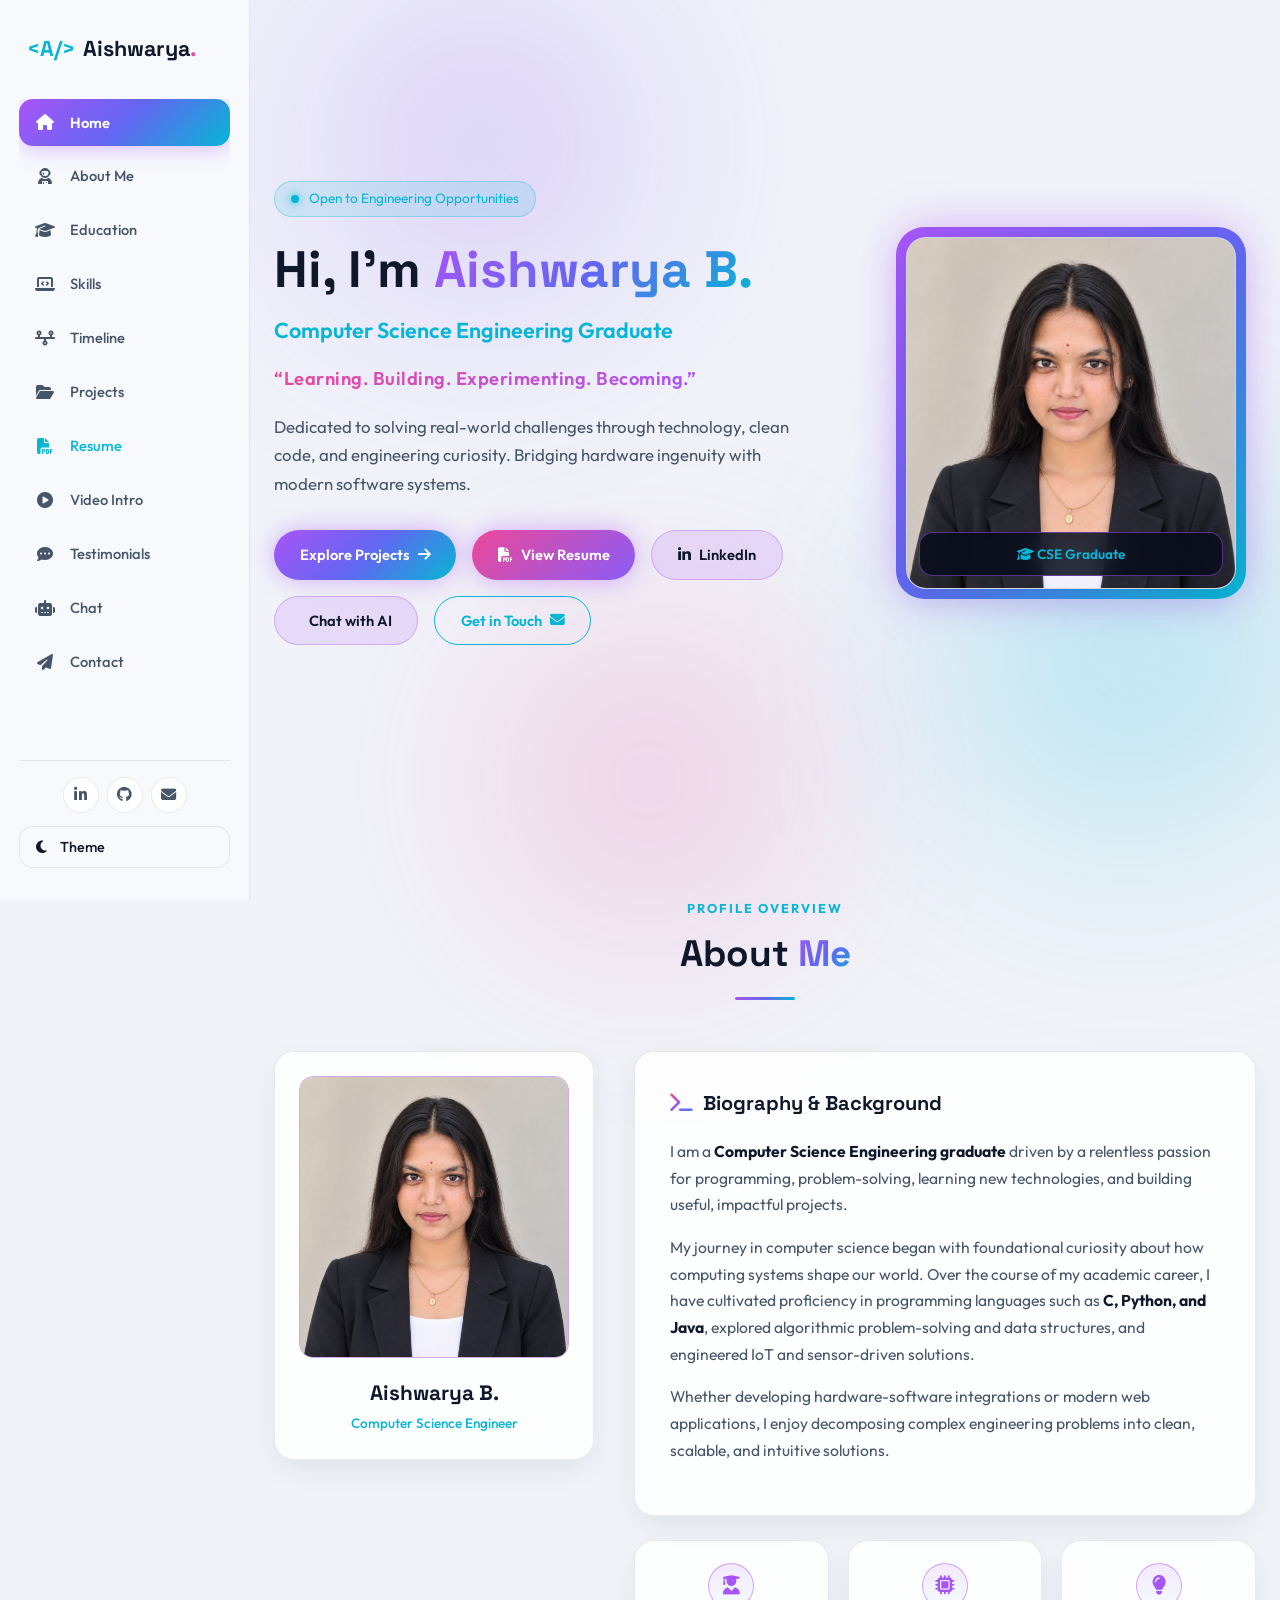
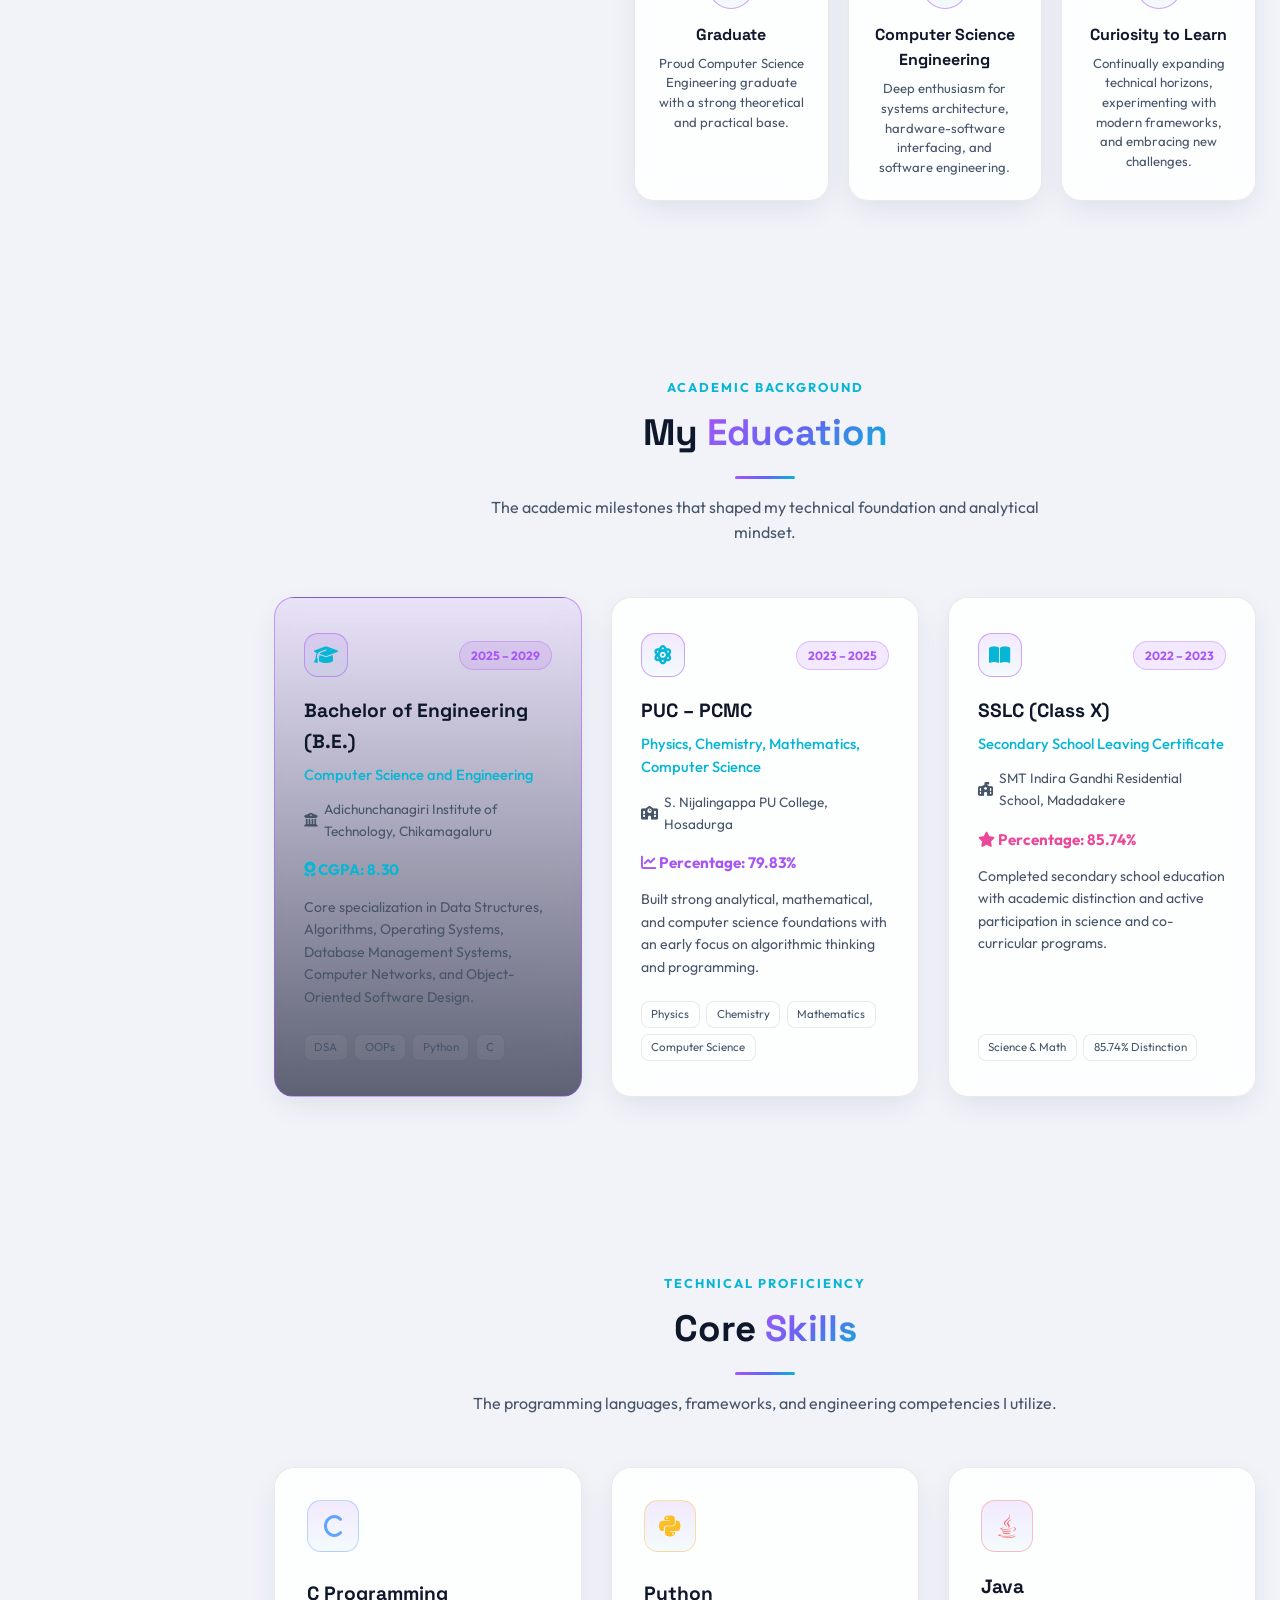
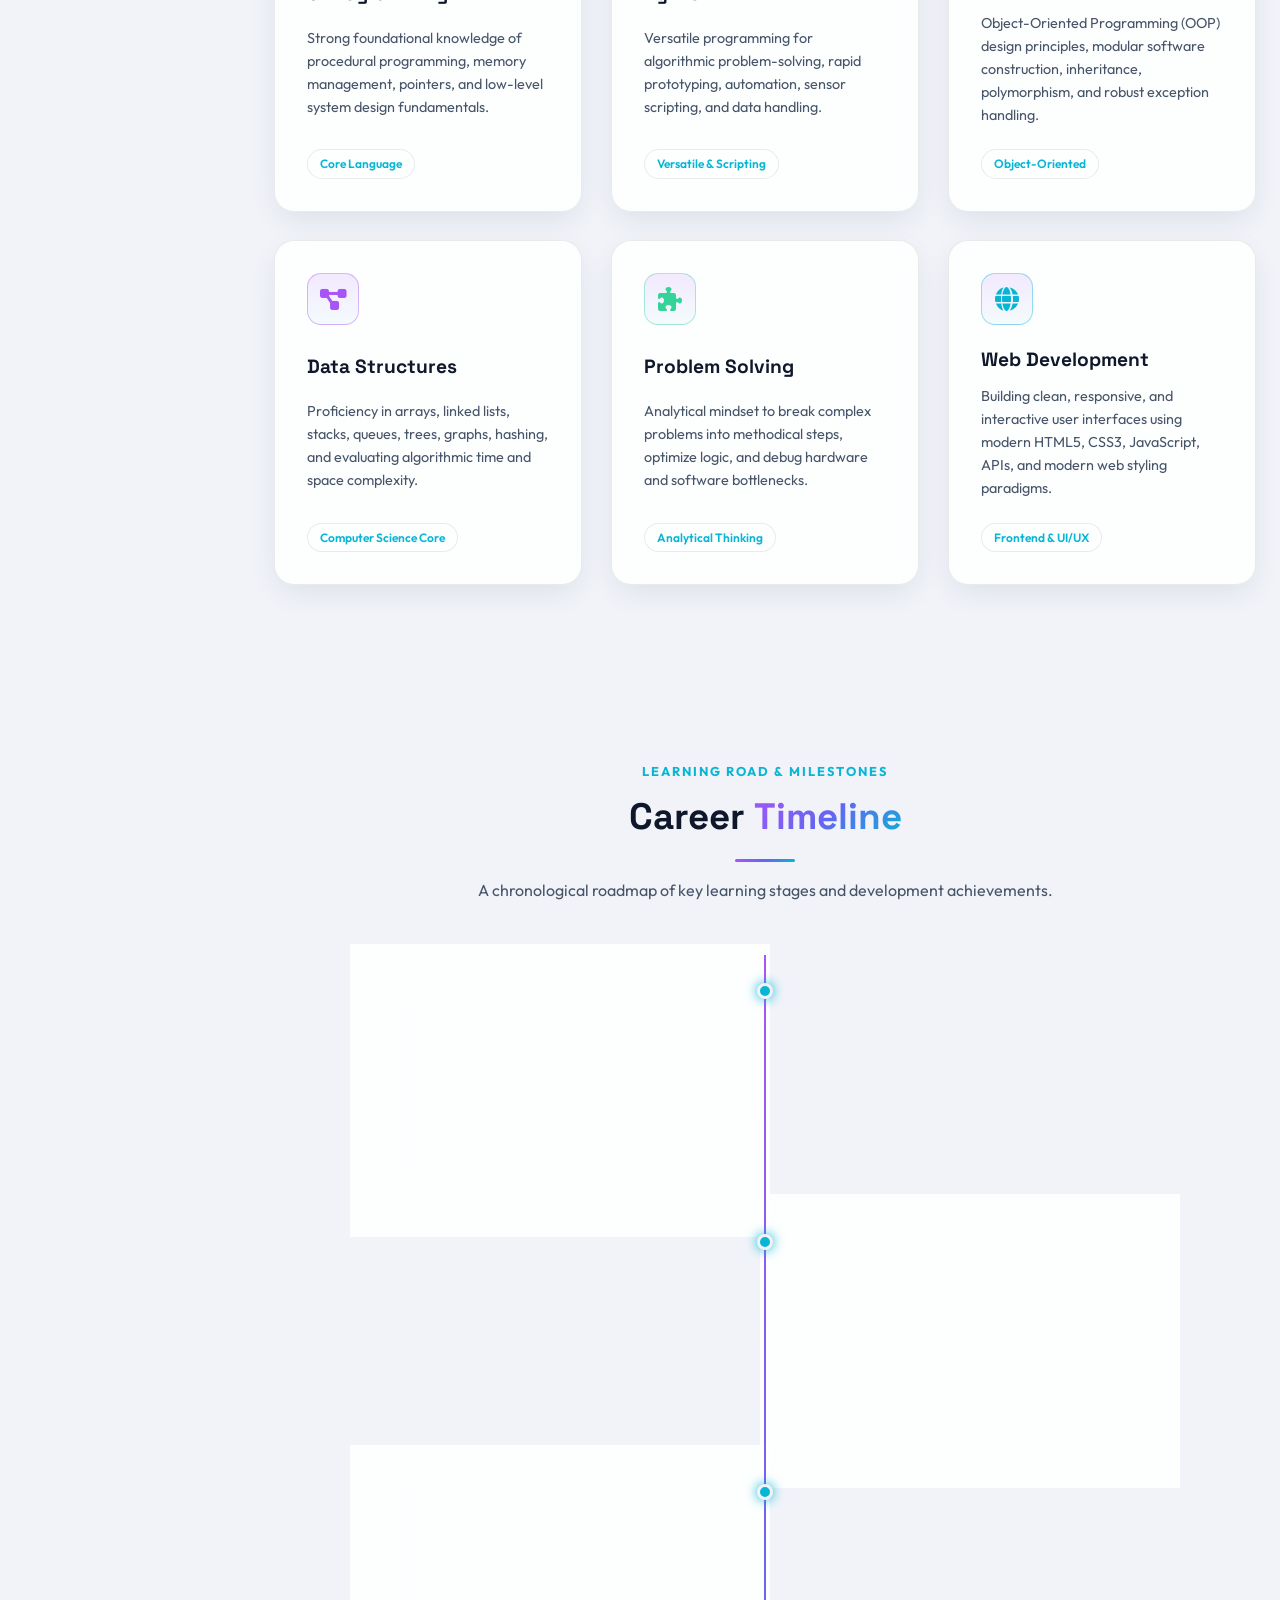
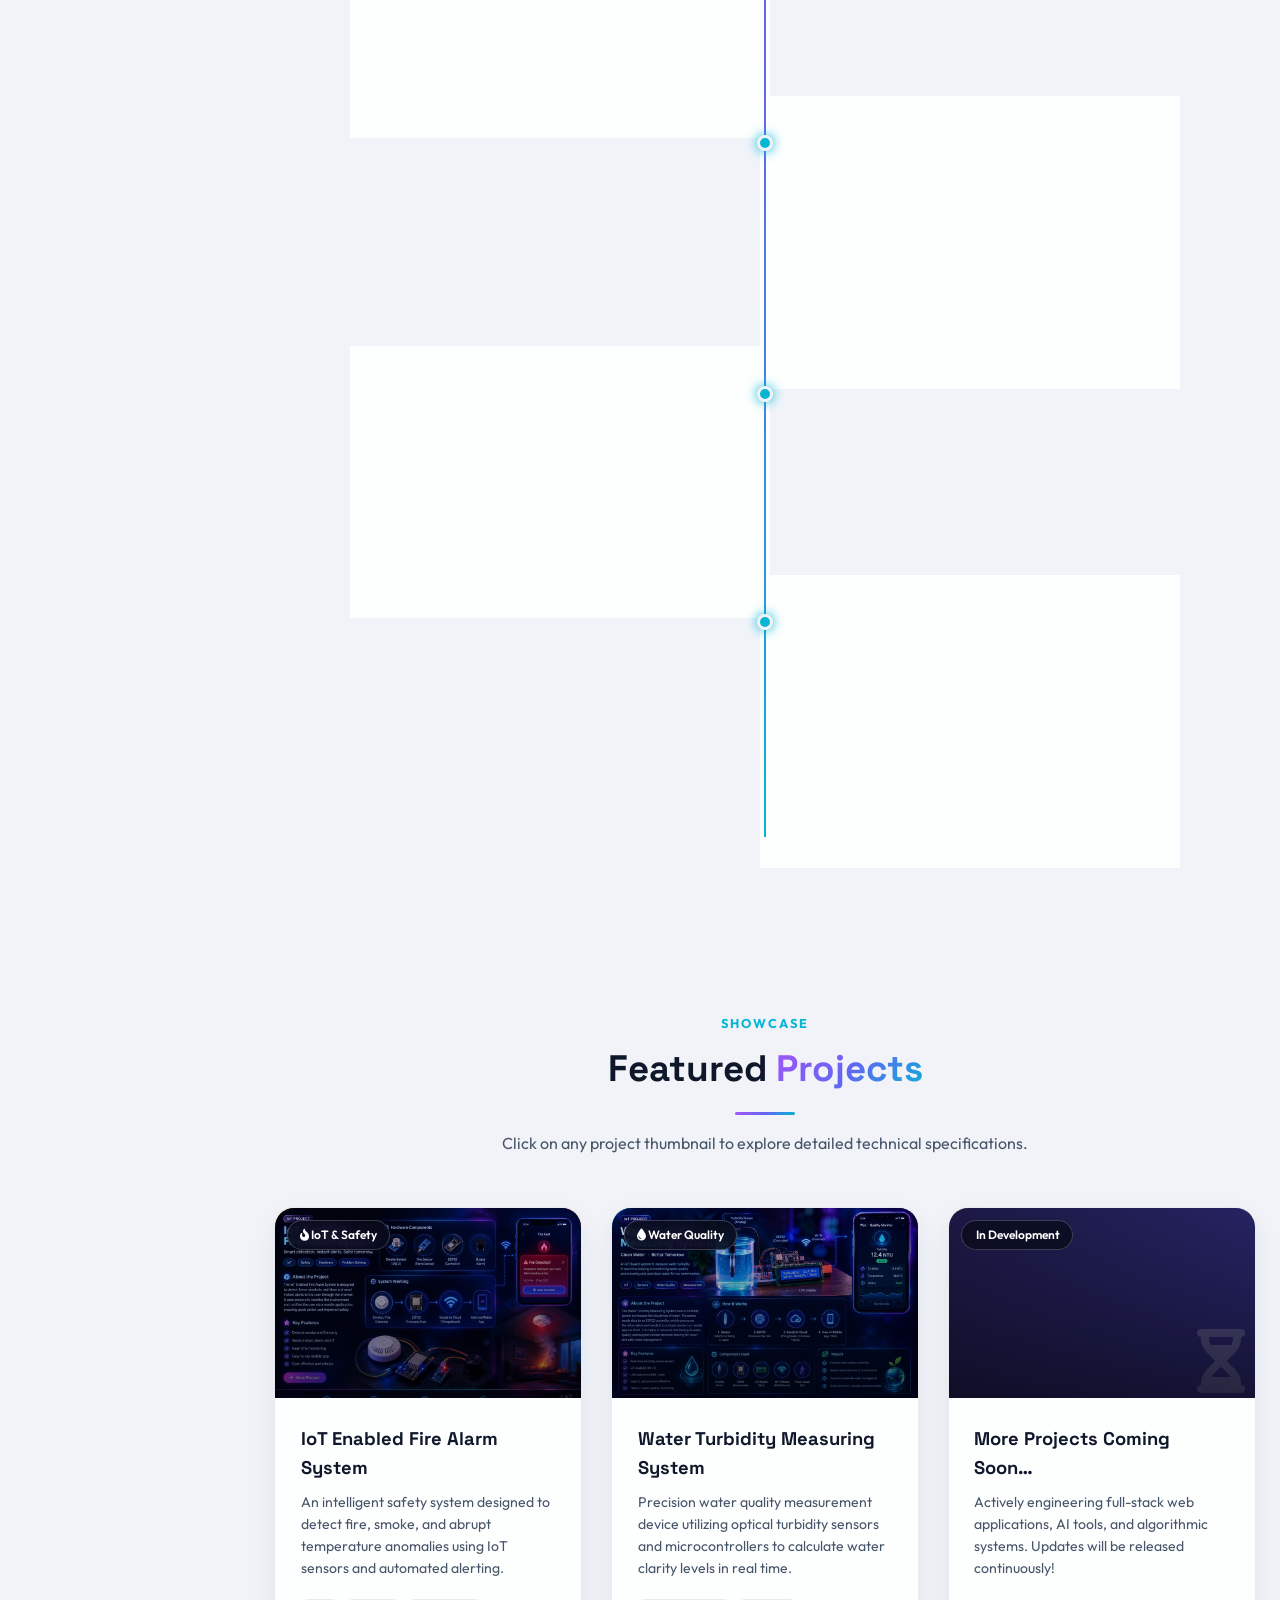
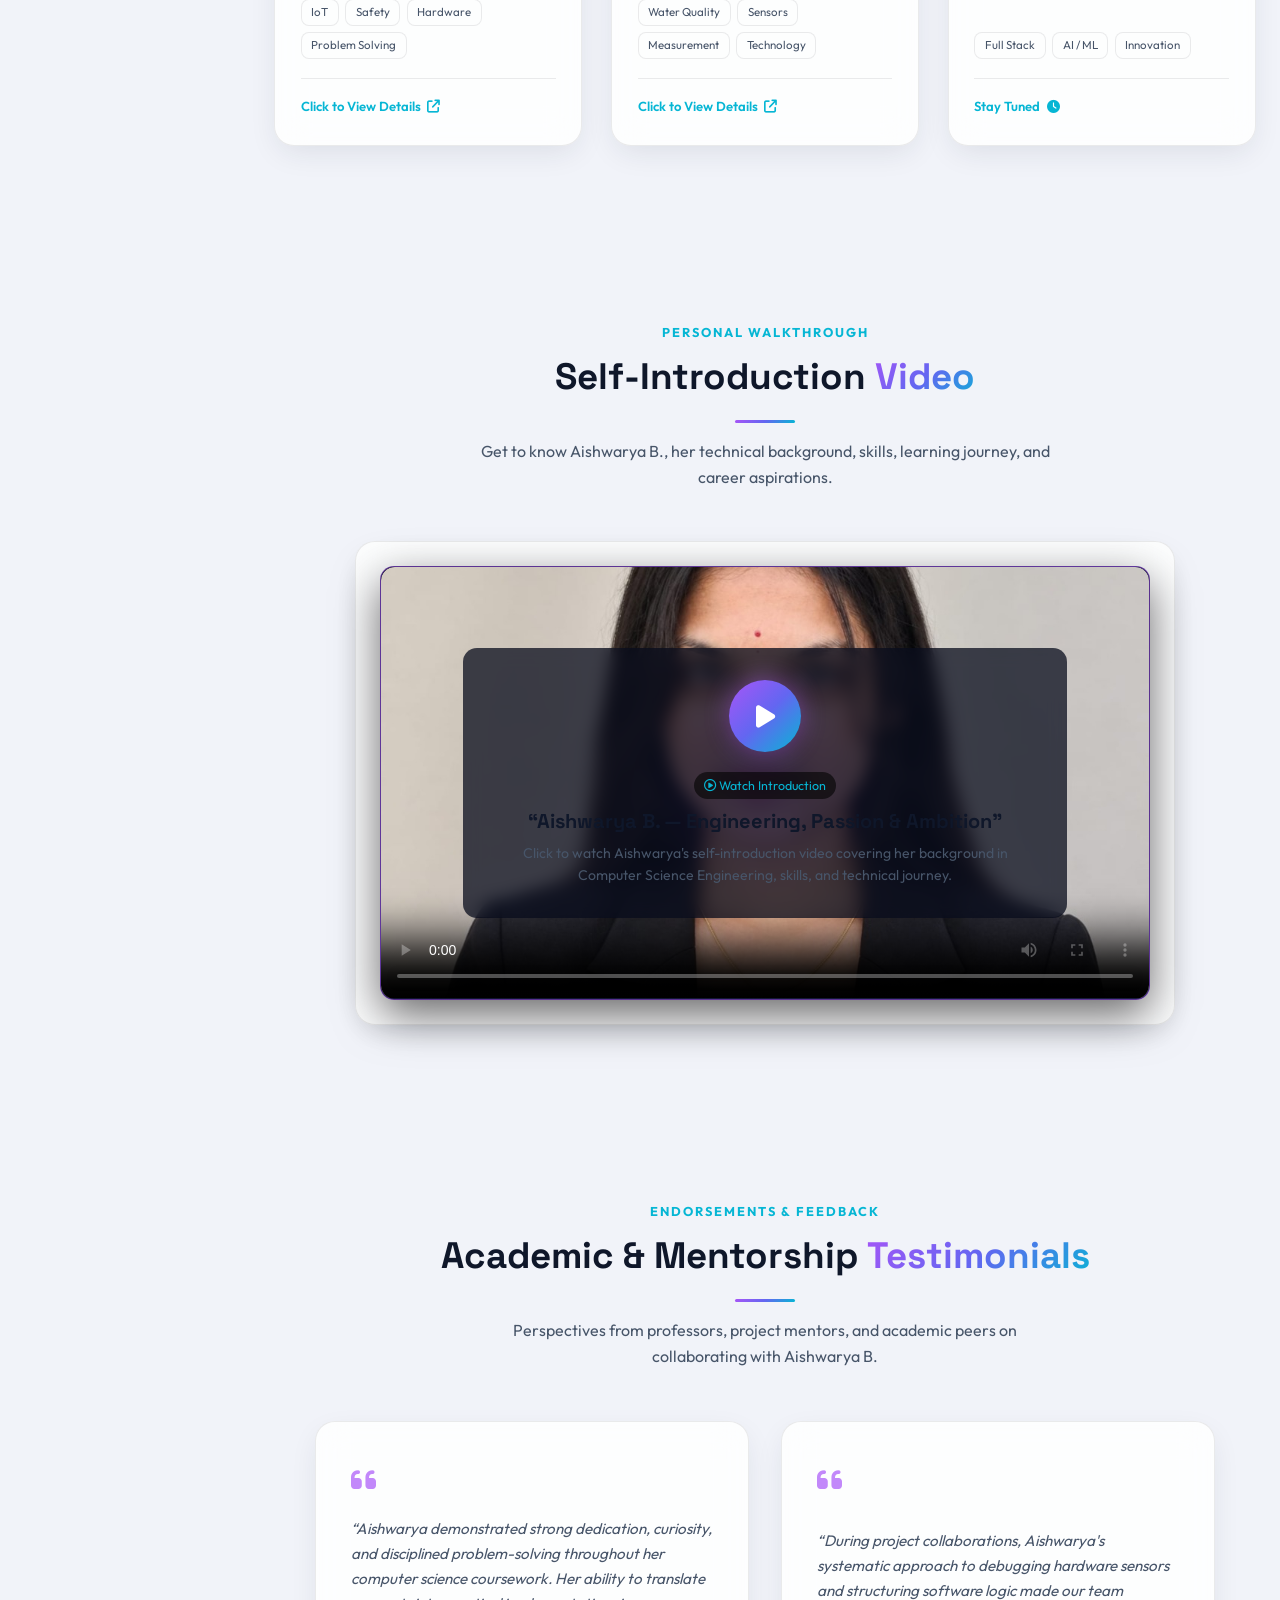
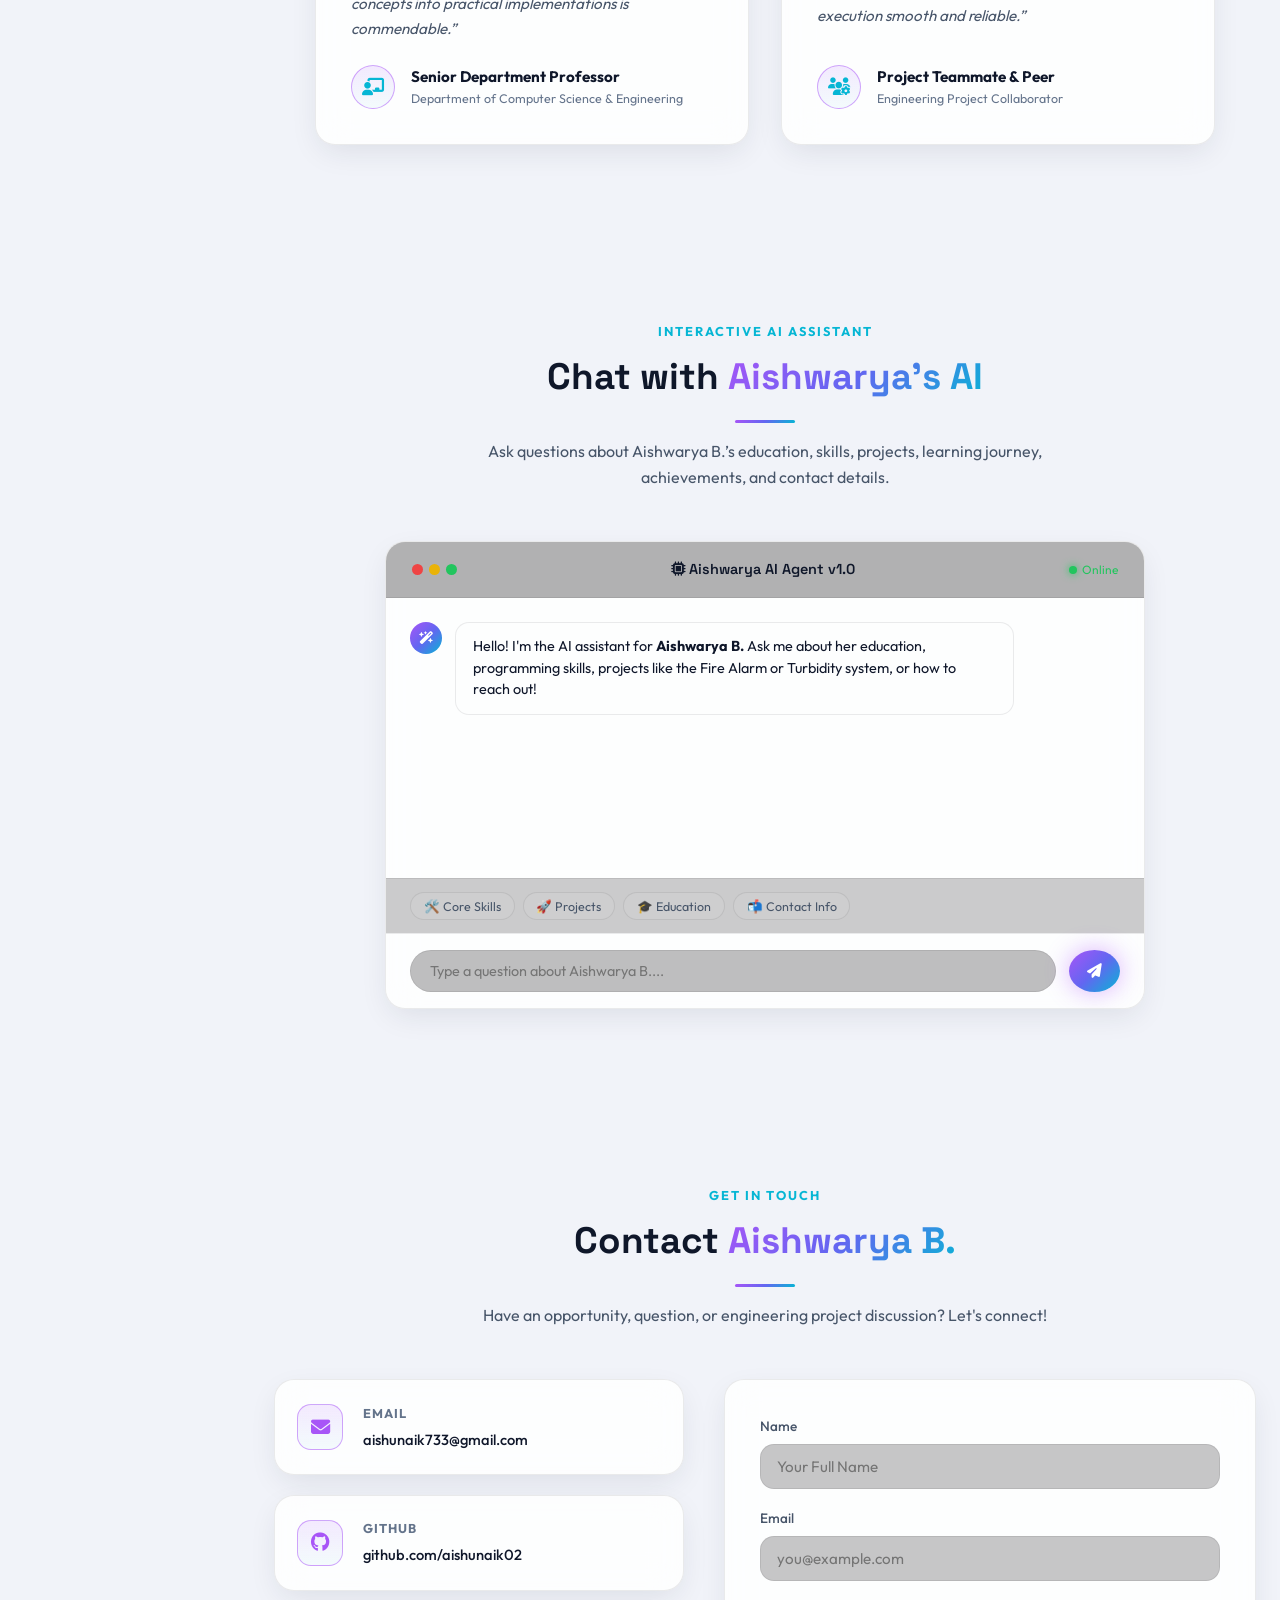
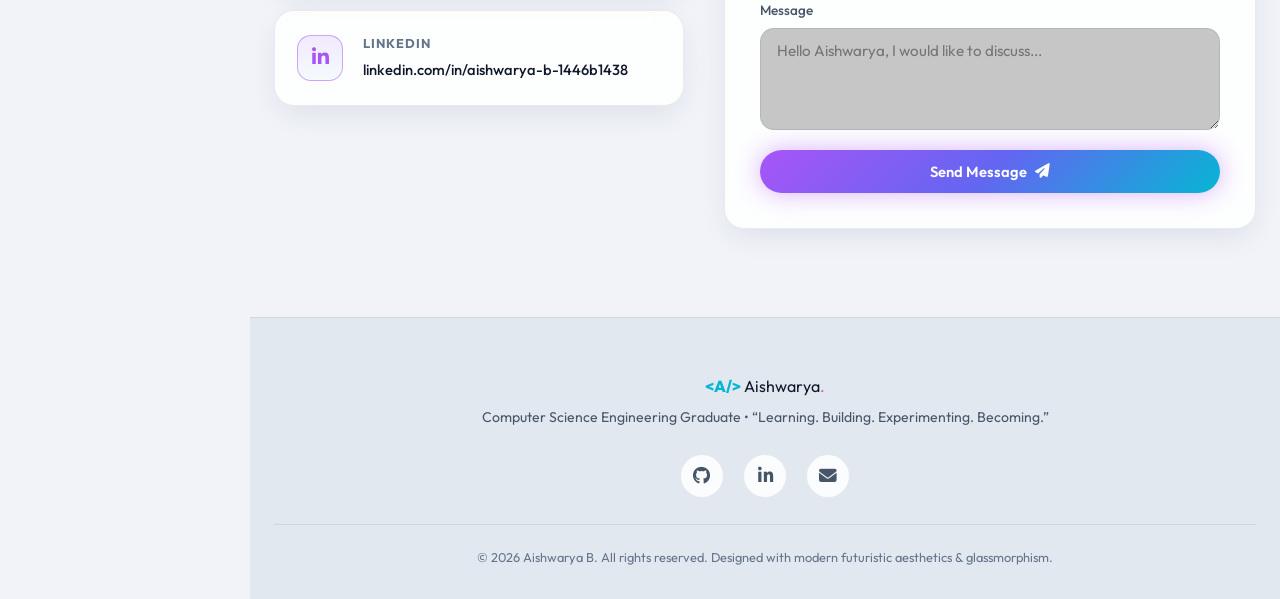
<file: portfolio/index.html>
<!DOCTYPE html>
<html lang="en">
<head>
    <meta charset="UTF-8">
    <meta name="viewport" content="width=device-width, initial-scale=1.0">
    <meta name="description" content="Portfolio of Aishwarya B. - Computer Science Engineering Graduate. Learning. Building. Experimenting. Becoming.">
    <title>Aishwarya B. | Computer Science Engineering Graduate</title>
    
    <!-- Google Fonts: Space Grotesk & Outfit -->
    <link rel="preconnect" href="https://fonts.googleapis.com">
    <link rel="preconnect" href="https://fonts.gstatic.com" crossorigin>
    <link href="https://fonts.googleapis.com/css2?family=Outfit:wght@300;400;500;600;700;800&family=Space+Grotesk:wght@400;500;600;700&display=swap" rel="stylesheet">
    
    <!-- Font Awesome 6 Icons -->
    <link rel="stylesheet" href="https://cdnjs.cloudflare.com/ajax/libs/font-awesome/6.5.1/css/all.min.css">
    
    <!-- Custom Stylesheet -->
    <link rel="stylesheet" href="style.css">
</head>
<body>
    <!-- Background Ambient Lighting Mesh & Glowing Spheres -->
    <div class="ambient-glow sphere-purple" aria-hidden="true"></div>
    <div class="ambient-glow sphere-cyan" aria-hidden="true"></div>
    <div class="ambient-glow sphere-pink" aria-hidden="true"></div>
    <div class="cyber-grid" aria-hidden="true"></div>

    <!-- ================================================================= -->
    <!-- 3. VERTICAL NAVIGATION BAR (LEFT SIDE)                            -->
    <!-- ================================================================= -->
    <aside class="vertical-navbar" id="verticalNavbar" aria-label="Main Navigation">
        <div class="nav-brand">
            <a href="#home" class="brand-logo" aria-label="Aishwarya B. Homepage">
                <span class="logo-badge">&lt;A/&gt;</span>
                <span class="logo-title">Aishwarya<span class="accent-glow-dot">.</span></span>
            </a>
        </div>

        <nav class="nav-links-wrapper">
            <ul class="nav-items-list">
                <li class="nav-item">
                    <a href="#home" class="nav-link active" data-section="home">
                        <i class="fa-solid fa-house nav-icon"></i>
                        <span class="nav-text">Home</span>
                    </a>
                </li>
                <li class="nav-item">
                    <a href="#about" class="nav-link" data-section="about">
                        <i class="fa-solid fa-user-astronaut nav-icon"></i>
                        <span class="nav-text">About Me</span>
                    </a>
                </li>
                <li class="nav-item">
                    <a href="#education" class="nav-link" data-section="education">
                        <i class="fa-solid fa-graduation-cap nav-icon"></i>
                        <span class="nav-text">Education</span>
                    </a>
                </li>
                <li class="nav-item">
                    <a href="#skills" class="nav-link" data-section="skills">
                        <i class="fa-solid fa-laptop-code nav-icon"></i>
                        <span class="nav-text">Skills</span>
                    </a>
                </li>
                <li class="nav-item">
                    <a href="#timeline" class="nav-link" data-section="timeline">
                        <i class="fa-solid fa-timeline nav-icon"></i>
                        <span class="nav-text">Timeline</span>
                    </a>
                </li>
                <li class="nav-item">
                    <a href="#projects" class="nav-link" data-section="projects">
                        <i class="fa-solid fa-folder-open nav-icon"></i>
                        <span class="nav-text">Projects</span>
                    </a>
                </li>
                <li class="nav-item">
                    <a href="resume.html" target="_blank" class="nav-link" style="color: var(--accent-cyan);">
                        <i class="fa-solid fa-file-pdf nav-icon"></i>
                        <span class="nav-text">Resume</span>
                    </a>
                </li>
                <li class="nav-item">
                    <a href="#video-intro" class="nav-link" data-section="video-intro">
                        <i class="fa-solid fa-circle-play nav-icon"></i>
                        <span class="nav-text">Video Intro</span>
                    </a>
                </li>
                <li class="nav-item">
                    <a href="#testimonials" class="nav-link" data-section="testimonials">
                        <i class="fa-solid fa-comment-dots nav-icon"></i>
                        <span class="nav-text">Testimonials</span>
                    </a>
                </li>
                <li class="nav-item">
                    <a href="#chat" class="nav-link" data-section="chat">
                        <i class="fa-solid fa-robot nav-icon"></i>
                        <span class="nav-text">Chat</span>
                    </a>
                </li>
                <li class="nav-item">
                    <a href="#contact" class="nav-link" data-section="contact">
                        <i class="fa-solid fa-paper-plane nav-icon"></i>
                        <span class="nav-text">Contact</span>
                    </a>
                </li>
            </ul>
        </nav>

        <div class="nav-footer-controls">
            <!-- Quick Social Profiles in Sidebar -->
            <div style="display: flex; gap: 0.5rem; margin-bottom: 0.8rem; justify-content: center;">
                <a href="https://www.linkedin.com/in/aishwarya-b-1446b1438" target="_blank" rel="noopener noreferrer" class="social-btn" style="width: 36px; height: 36px; font-size: 0.95rem;" aria-label="LinkedIn Profile">
                    <i class="fa-brands fa-linkedin-in"></i>
                </a>
                <a href="https://github.com/aishunaik02" target="_blank" rel="noopener noreferrer" class="social-btn" style="width: 36px; height: 36px; font-size: 0.95rem;" aria-label="GitHub Profile">
                    <i class="fa-brands fa-github"></i>
                </a>
                <a href="mailto:aishunaik733@gmail.com" class="social-btn" style="width: 36px; height: 36px; font-size: 0.95rem;" aria-label="Send Email">
                    <i class="fa-solid fa-envelope"></i>
                </a>
            </div>

            <!-- Night Mode / Theme Toggle -->
            <button class="theme-toggle-btn" id="themeToggleBtn" aria-label="Toggle Night Mode" title="Toggle Light / Dark Mode">
                <i class="fa-solid fa-moon icon-moon"></i>
                <i class="fa-solid fa-sun icon-sun"></i>
                <span class="theme-label">Theme</span>
            </button>
        </div>
    </aside>

    <!-- Mobile Header Bar for Small Screens -->
    <header class="mobile-header" id="mobileHeader">
        <a href="#home" class="brand-logo">
            <span class="logo-badge">&lt;A/&gt;</span>
            <span class="logo-title">Aishwarya<span class="accent-glow-dot">.</span></span>
        </a>
        <div class="mobile-header-actions">
            <button class="theme-toggle-btn-mobile" id="themeToggleMobile" aria-label="Toggle Night Mode">
                <i class="fa-solid fa-moon"></i>
            </button>
            <button class="mobile-menu-trigger" id="mobileMenuTrigger" aria-label="Toggle Navigation Menu" aria-expanded="false">
                <span class="bar"></span>
                <span class="bar"></span>
                <span class="bar"></span>
            </button>
        </div>
    </header>

    <!-- ================================================================= -->
    <!-- MAIN CONTENT AREA (Offset to right of Vertical Nav on Desktop)    -->
    <!-- ================================================================= -->
    <main class="page-content" id="main-content">

        <!-- ============================================================= -->
        <!-- 2. HERO SECTION                                               -->
        <!-- ============================================================= -->
        <section class="section hero-section" id="home">
            <div class="container hero-layout">
                <div class="hero-intro-text">
                    <div class="status-pill">
                        <span class="status-indicator"></span>
                        <span class="status-caption">Open to Engineering Opportunities</span>
                    </div>

                    <h1 class="hero-heading">
                        Hi, I’m <span class="gradient-name">Aishwarya B.</span>
                    </h1>

                    <h2 class="hero-subtitle">
                        <span class="role-badge">Computer Science Engineering Graduate</span>
                    </h2>

                    <p class="hero-tagline">
                        <span class="tagline-highlight">“Learning. Building. Experimenting. Becoming.”</span>
                    </p>

                    <p class="hero-bio-short">
                        Dedicated to solving real-world challenges through technology, clean code, and engineering curiosity. Bridging hardware ingenuity with modern software systems.
                    </p>

                    <div class="hero-action-buttons">
                        <a href="#projects" class="btn btn-primary-glow">
                            <span>Explore Projects</span>
                            <i class="fa-solid fa-arrow-right"></i>
                        </a>
                        <a href="resume.html" target="_blank" class="btn btn-primary-glow" style="background: linear-gradient(135deg,#ec4899,#8b5cf6);" aria-label="View Resume">
                            <i class="fa-solid fa-file-pdf"></i>
                            <span>View Resume</span>
                        </a>
                        <a href="https://www.linkedin.com/in/aishwarya-b-1446b1438" target="_blank" rel="noopener noreferrer" class="btn btn-glass-purple" aria-label="Connect on LinkedIn">
                            <i class="fa-brands fa-linkedin-in"></i>
                            <span>LinkedIn</span>
                        </a>
                        <a href="#chat" class="btn btn-glass-purple">
                            <i class="fa-solid fa-sparkles"></i>
                            <span>Chat with AI</span>
                        </a>
                        <a href="#contact" class="btn btn-outline-cyan">
                            <span>Get in Touch</span>
                            <i class="fa-solid fa-envelope"></i>
                        </a>
                    </div>
                </div>

                <div class="hero-profile-container">
                    <div class="profile-glow-halo">
                        <div class="profile-image-frame glass-panel">
                            <!-- Main Profile Photograph of Aishwarya B. -->
                            <img src="assets/aishwarya_profile.jpg" alt="Photograph of Aishwarya B. - Computer Science Engineering Graduate" class="profile-img" id="heroProfileImg">
                            <div class="profile-badge-overlay">
                                <span class="badge-text"><i class="fa-solid fa-graduation-cap"></i> CSE Graduate</span>
                            </div>
                        </div>
                    </div>
                </div>
            </div>
        </section>

        <!-- ============================================================= -->
        <!-- 4. ABOUT ME SECTION                                           -->
        <!-- ============================================================= -->
        <section class="section about-section" id="about">
            <div class="container">
                <div class="section-title-wrap text-center">
                    <span class="sub-label">Profile Overview</span>
                    <h2 class="section-heading">About <span class="gradient-name">Me</span></h2>
                    <div class="title-underline"></div>
                </div>

                <div class="about-grid-layout">
                    <!-- Profile Card Side -->
                    <div class="about-image-card glass-panel">
                        <div class="about-img-box">
                            <img src="assets/aishwarya_profile.jpg" alt="Aishwarya B." class="about-portrait">
                        </div>
                        <div class="about-nameplate">
                            <h3 class="nameplate-name">Aishwarya B.</h3>
                            <p class="nameplate-role">Computer Science Engineer</p>
                        </div>
                    </div>

                    <!-- Bio and Core Highlight Cards -->
                    <div class="about-details-content">
                        <div class="glass-panel bio-card">
                            <h3 class="bio-title"><i class="fa-solid fa-terminal gradient-icon"></i> Biography & Background</h3>
                            <p class="bio-text">
                                I am a <strong>Computer Science Engineering graduate</strong> driven by a relentless passion for programming, problem-solving, learning new technologies, and building useful, impactful projects.
                            </p>
                            <p class="bio-text">
                                My journey in computer science began with foundational curiosity about how computing systems shape our world. Over the course of my academic career, I have cultivated proficiency in programming languages such as <strong>C, Python, and Java</strong>, explored algorithmic problem-solving and data structures, and engineered IoT and sensor-driven solutions.
                            </p>
                            <p class="bio-text">
                                Whether developing hardware-software integrations or modern web applications, I enjoy decomposing complex engineering problems into clean, scalable, and intuitive solutions.
                            </p>
                        </div>

                        <!-- 3 Separate Highlight Information Cards -->
                        <div class="about-highlights-grid">
                            <div class="glass-panel highlight-card">
                                <div class="highlight-icon"><i class="fa-solid fa-user-graduate"></i></div>
                                <h4 class="highlight-title">Graduate</h4>
                                <p class="highlight-desc">Proud Computer Science Engineering graduate with a strong theoretical and practical base.</p>
                            </div>

                            <div class="glass-panel highlight-card">
                                <div class="highlight-icon"><i class="fa-solid fa-microchip"></i></div>
                                <h4 class="highlight-title">Computer Science Engineering</h4>
                                <p class="highlight-desc">Deep enthusiasm for systems architecture, hardware-software interfacing, and software engineering.</p>
                            </div>

                            <div class="glass-panel highlight-card">
                                <div class="highlight-icon"><i class="fa-solid fa-lightbulb"></i></div>
                                <h4 class="highlight-title">Curiosity to Learn</h4>
                                <p class="highlight-desc">Continually expanding technical horizons, experimenting with modern frameworks, and embracing new challenges.</p>
                            </div>
                        </div>
                    </div>
                </div>
            </div>
        </section>

        <!-- ============================================================= -->
        <!-- EDUCATION SECTION                                             -->
        <!-- ============================================================= -->
        <section class="section education-section" id="education">
            <div class="container">
                <div class="section-title-wrap text-center">
                    <span class="sub-label">Academic Background</span>
                    <h2 class="section-heading">My <span class="gradient-name">Education</span></h2>
                    <div class="title-underline"></div>
                    <p class="section-subtext">The academic milestones that shaped my technical foundation and analytical mindset.</p>
                </div>

                <div class="education-grid">
                    <!-- Education Item 1: B.E. Computer Science -->
                    <div class="education-card glass-panel featured-edu">
                        <div class="edu-top-row">
                            <div class="edu-icon-badge"><i class="fa-solid fa-graduation-cap"></i></div>
                            <span class="edu-period">2025 – 2029</span>
                        </div>
                        <h3 class="edu-degree">Bachelor of Engineering (B.E.)</h3>
                        <h4 class="edu-major">Computer Science and Engineering</h4>
                        <div class="edu-institution"><i class="fa-solid fa-building-columns"></i> Adichunchanagiri Institute of Technology, Chikamagaluru</div>
                        <div style="font-size: 0.95rem; font-weight: 700; color: var(--accent-cyan); margin-bottom: 0.8rem;">
                            <i class="fa-solid fa-award"></i> CGPA: 8.30
                        </div>
                        <p class="edu-description">
                            Core specialization in Data Structures, Algorithms, Operating Systems, Database Management Systems, Computer Networks, and Object-Oriented Software Design.
                        </p>
                        <div class="edu-tags">
                            <span class="tag">DSA</span>
                            <span class="tag">OOPs</span>
                            <span class="tag">Python</span>
                            <span class="tag">C</span>
                        </div>
                    </div>

                    <!-- Education Item 2: Pre-University Course -->
                    <div class="education-card glass-panel">
                        <div class="edu-top-row">
                            <div class="edu-icon-badge"><i class="fa-solid fa-atom"></i></div>
                            <span class="edu-period">2023 – 2025</span>
                        </div>
                        <h3 class="edu-degree">PUC – PCMC</h3>
                        <h4 class="edu-major">Physics, Chemistry, Mathematics, Computer Science</h4>
                        <div class="edu-institution"><i class="fa-solid fa-school"></i> S. Nijalingappa PU College, Hosadurga</div>
                        <div style="font-size: 0.95rem; font-weight: 700; color: var(--accent-purple); margin-bottom: 0.8rem;">
                            <i class="fa-solid fa-chart-line"></i> Percentage: 79.83%
                        </div>
                        <p class="edu-description">
                            Built strong analytical, mathematical, and computer science foundations with an early focus on algorithmic thinking and programming.
                        </p>
                        <div class="edu-tags">
                            <span class="tag">Physics</span>
                            <span class="tag">Chemistry</span>
                            <span class="tag">Mathematics</span>
                            <span class="tag">Computer Science</span>
                        </div>
                    </div>

                    <!-- Education Item 3: Secondary Schooling -->
                    <div class="education-card glass-panel">
                        <div class="edu-top-row">
                            <div class="edu-icon-badge"><i class="fa-solid fa-book-open"></i></div>
                            <span class="edu-period">2022 – 2023</span>
                        </div>
                        <h3 class="edu-degree">SSLC (Class X)</h3>
                        <h4 class="edu-major">Secondary School Leaving Certificate</h4>
                        <div class="edu-institution"><i class="fa-solid fa-school-flag"></i> SMT Indira Gandhi Residential School, Madadakere</div>
                        <div style="font-size: 0.95rem; font-weight: 700; color: var(--accent-pink); margin-bottom: 0.8rem;">
                            <i class="fa-solid fa-star"></i> Percentage: 85.74%
                        </div>
                        <p class="edu-description">
                            Completed secondary school education with academic distinction and active participation in science and co-curricular programs.
                        </p>
                        <div class="edu-tags">
                            <span class="tag">Science & Math</span>
                            <span class="tag">85.74% Distinction</span>
                        </div>
                    </div>
                </div>
            </div>
        </section>
        <section class="section skills-section" id="skills">
            <div class="container">
                <div class="section-title-wrap text-center">
                    <span class="sub-label">Technical Proficiency</span>
                    <h2 class="section-heading">Core <span class="gradient-name">Skills</span></h2>
                    <div class="title-underline"></div>
                    <p class="section-subtext">The programming languages, frameworks, and engineering competencies I utilize.</p>
                </div>

                <div class="skills-cards-grid">
                    <!-- Skill 1: C -->
                    <div class="skill-card glass-panel">
                        <div class="skill-icon-wrap icon-c">
                            <i class="fa-solid fa-c"></i>
                        </div>
                        <h3 class="skill-name">C Programming</h3>
                        <p class="skill-desc">
                            Strong foundational knowledge of procedural programming, memory management, pointers, and low-level system design fundamentals.
                        </p>
                        <div class="skill-tag-pill">Core Language</div>
                    </div>

                    <!-- Skill 2: Python -->
                    <div class="skill-card glass-panel">
                        <div class="skill-icon-wrap icon-python">
                            <i class="fa-brands fa-python"></i>
                        </div>
                        <h3 class="skill-name">Python</h3>
                        <p class="skill-desc">
                            Versatile programming for algorithmic problem-solving, rapid prototyping, automation, sensor scripting, and data handling.
                        </p>
                        <div class="skill-tag-pill">Versatile & Scripting</div>
                    </div>

                    <!-- Skill 3: Java -->
                    <div class="skill-card glass-panel">
                        <div class="skill-icon-wrap icon-java">
                            <i class="fa-brands fa-java"></i>
                        </div>
                        <h3 class="skill-name">Java</h3>
                        <p class="skill-desc">
                            Object-Oriented Programming (OOP) design principles, modular software construction, inheritance, polymorphism, and robust exception handling.
                        </p>
                        <div class="skill-tag-pill">Object-Oriented</div>
                    </div>

                    <!-- Skill 4: Data Structures -->
                    <div class="skill-card glass-panel">
                        <div class="skill-icon-wrap icon-dsa">
                            <i class="fa-solid fa-diagram-project"></i>
                        </div>
                        <h3 class="skill-name">Data Structures</h3>
                        <p class="skill-desc">
                            Proficiency in arrays, linked lists, stacks, queues, trees, graphs, hashing, and evaluating algorithmic time and space complexity.
                        </p>
                        <div class="skill-tag-pill">Computer Science Core</div>
                    </div>

                    <!-- Skill 5: Problem Solving -->
                    <div class="skill-card glass-panel">
                        <div class="skill-icon-wrap icon-problem">
                            <i class="fa-solid fa-puzzle-piece"></i>
                        </div>
                        <h3 class="skill-name">Problem Solving</h3>
                        <p class="skill-desc">
                            Analytical mindset to break complex problems into methodical steps, optimize logic, and debug hardware and software bottlenecks.
                        </p>
                        <div class="skill-tag-pill">Analytical Thinking</div>
                    </div>

                    <!-- Skill 6: Web Development -->
                    <div class="skill-card glass-panel">
                        <div class="skill-icon-wrap icon-web">
                            <i class="fa-solid fa-globe"></i>
                        </div>
                        <h3 class="skill-name">Web Development</h3>
                        <p class="skill-desc">
                            Building clean, responsive, and interactive user interfaces using modern HTML5, CSS3, JavaScript, APIs, and modern web styling paradigms.
                        </p>
                        <div class="skill-tag-pill">Frontend & UI/UX</div>
                    </div>
                </div>
            </div>
        </section>

        <!-- ============================================================= -->
        <!-- 6. INTERACTIVE TIMELINE OF CAREER MILESTONES                  -->
        <!-- ============================================================= -->
        <section class="section timeline-section" id="timeline">
            <div class="container">
                <div class="section-title-wrap text-center">
                    <span class="sub-label">Learning Road & Milestones</span>
                    <h2 class="section-heading">Career <span class="gradient-name">Timeline</span></h2>
                    <div class="title-underline"></div>
                    <p class="section-subtext">A chronological roadmap of key learning stages and development achievements.</p>
                </div>

                <div class="timeline-tree">
                    <!-- Milestone 1 -->
                    <div class="timeline-row left">
                        <div class="timeline-pin"></div>
                        <div class="timeline-box glass-panel">
                            <span class="milestone-badge">Milestone 1</span>
                            <h3 class="milestone-title">Engineering Begins</h3>
                            <p class="milestone-desc">
                                Stepped into the world of Computer Science Engineering, discovering the foundational logic, mathematics, and architectural concepts of computing.
                            </p>
                        </div>
                    </div>

                    <!-- Milestone 2 -->
                    <div class="timeline-row right">
                        <div class="timeline-pin"></div>
                        <div class="timeline-box glass-panel">
                            <span class="milestone-badge">Milestone 2</span>
                            <h3 class="milestone-title">C Programming</h3>
                            <p class="milestone-desc">
                                Mastered structured programming, pointers, file handling, and memory management through C, building a rock-solid computational mindset.
                            </p>
                        </div>
                    </div>

                    <!-- Milestone 3 -->
                    <div class="timeline-row left">
                        <div class="timeline-pin"></div>
                        <div class="timeline-box glass-panel">
                            <span class="milestone-badge">Milestone 3</span>
                            <h3 class="milestone-title">Python</h3>
                            <p class="milestone-desc">
                                Broadened programming versatility by learning Python for rapid scripting, data manipulation, algorithm implementation, and automation workflows.
                            </p>
                        </div>
                    </div>

                    <!-- Milestone 4 -->
                    <div class="timeline-row right">
                        <div class="timeline-pin"></div>
                        <div class="timeline-box glass-panel">
                            <span class="milestone-badge">Milestone 4</span>
                            <h3 class="milestone-title">Mini Projects</h3>
                            <p class="milestone-desc">
                                Applied theoretical knowledge into real-world embedded and engineering applications, focusing on sensor-based monitoring and IoT architectures.
                            </p>
                        </div>
                    </div>

                    <!-- Milestone 5 -->
                    <div class="timeline-row left">
                        <div class="timeline-pin"></div>
                        <div class="timeline-box glass-panel">
                            <span class="milestone-badge">Milestone 5</span>
                            <h3 class="milestone-title">Problem Solving</h3>
                            <p class="milestone-desc">
                                Deepened algorithmic problem-solving skills, practicing Data Structures, optimizing logic, and honing code efficiency.
                            </p>
                        </div>
                    </div>

                    <!-- Milestone 6 -->
                    <div class="timeline-row right">
                        <div class="timeline-pin"></div>
                        <div class="timeline-box glass-panel">
                            <span class="milestone-badge active-badge">Current Focus</span>
                            <h3 class="milestone-title">Currently Growing</h3>
                            <p class="milestone-desc">
                                Continually expanding into full-stack web development, emerging AI paradigms, and preparing for high-impact software engineering roles.
                            </p>
                        </div>
                    </div>
                </div>
            </div>
        </section>

        <!-- ============================================================= -->
        <!-- 7. PROJECTS SECTION WITH CLICKABLE THUMBNAILS                 -->
        <!-- Note: Follows strict guidelines: only allowed projects included -->
        <!-- ============================================================= -->
        <section class="section projects-section" id="projects">
            <div class="container">
                <div class="section-title-wrap text-center">
                    <span class="sub-label">Showcase</span>
                    <h2 class="section-heading">Featured <span class="gradient-name">Projects</span></h2>
                    <div class="title-underline"></div>
                    <p class="section-subtext">Click on any project thumbnail to explore detailed technical specifications.</p>
                </div>

                <div class="projects-grid-container">
                    <!-- Project 1: IoT Enabled Fire Alarm System -->
                    <!-- Connected to Project Modal via data-project="fire-alarm" -->
                    <article class="project-thumbnail glass-panel" data-project="fire-alarm" tabindex="0" role="button" aria-label="View details for IoT Enabled Fire Alarm System">
                        <div class="thumbnail-banner banner-fire">
                            <img src="assets/fire_alarm.jpg" alt="IoT Enabled Fire Alarm System Infographic" class="project-thumbnail-img">
                            <div class="banner-overlay"></div>
                            <span class="project-category-tag"><i class="fa-solid fa-fire-flame-curved"></i> IoT & Safety</span>
                        </div>
                        <div class="thumbnail-content">
                            <h3 class="project-card-title">IoT Enabled Fire Alarm System</h3>
                            <p class="project-card-summary">
                                An intelligent safety system designed to detect fire, smoke, and abrupt temperature anomalies using IoT sensors and automated alerting.
                            </p>
                            <div class="project-tags-list">
                                <span class="tag">IoT</span>
                                <span class="tag">Safety</span>
                                <span class="tag">Hardware</span>
                                <span class="tag">Problem Solving</span>
                            </div>
                            <div class="thumbnail-footer">
                                <span class="view-detail-btn">Click to View Details <i class="fa-solid fa-arrow-up-right-from-square"></i></span>
                            </div>
                        </div>
                    </article>

                    <!-- Project 2: Water Turbidity Measuring System -->
                    <!-- Connected to Project Modal via data-project="water-turbidity" -->
                    <article class="project-thumbnail glass-panel" data-project="water-turbidity" tabindex="0" role="button" aria-label="View details for Water Turbidity Measuring System">
                        <div class="thumbnail-banner banner-water">
                            <img src="assets/water_turbidity.jpg" alt="Water Turbidity Measuring System Infographic" class="project-thumbnail-img">
                            <div class="banner-overlay"></div>
                            <span class="project-category-tag"><i class="fa-solid fa-droplet"></i> Water Quality</span>
                        </div>
                        <div class="thumbnail-content">
                            <h3 class="project-card-title">Water Turbidity Measuring System</h3>
                            <p class="project-card-summary">
                                Precision water quality measurement device utilizing optical turbidity sensors and microcontrollers to calculate water clarity levels in real time.
                            </p>
                            <div class="project-tags-list">
                                <span class="tag">Water Quality</span>
                                <span class="tag">Sensors</span>
                                <span class="tag">Measurement</span>
                                <span class="tag">Technology</span>
                            </div>
                            <div class="thumbnail-footer">
                                <span class="view-detail-btn">Click to View Details <i class="fa-solid fa-arrow-up-right-from-square"></i></span>
                            </div>
                        </div>
                    </article>

                    <!-- Project 3: More Projects Coming Soon -->
                    <!-- Connected to Project Modal / notification via data-project="coming-soon" -->
                    <article class="project-thumbnail glass-panel coming-soon-card" data-project="coming-soon" tabindex="0" role="button" aria-label="More Projects Coming Soon">
                        <div class="thumbnail-banner banner-coming">
                            <div class="banner-overlay"></div>
                            <span class="project-category-tag"><i class="fa-solid fa-sparkles"></i> In Development</span>
                            <div class="banner-icon-watermark"><i class="fa-solid fa-hourglass-half"></i></div>
                        </div>
                        <div class="thumbnail-content">
                            <h3 class="project-card-title">More Projects Coming Soon…</h3>
                            <p class="project-card-summary">
                                Actively engineering full-stack web applications, AI tools, and algorithmic systems. Updates will be released continuously!
                            </p>
                            <div class="project-tags-list">
                                <span class="tag">Full Stack</span>
                                <span class="tag">AI / ML</span>
                                <span class="tag">Innovation</span>
                            </div>
                            <div class="thumbnail-footer">
                                <span class="view-detail-btn">Stay Tuned <i class="fa-solid fa-clock"></i></span>
                            </div>
                        </div>
                    </article>
                </div>
            </div>
        </section>

        <!-- Project Detail Modal (Opens when a project thumbnail is clicked) -->
        <div class="modal-overlay" id="projectModal" aria-hidden="true" role="dialog" aria-labelledby="modalTitle">
            <div class="modal-dialog glass-panel">
                <button class="modal-close-btn" id="modalCloseBtn" aria-label="Close project details">&times;</button>
                <div class="modal-body" id="modalBody">
                    <!-- Populated dynamically via script.js based on clicked thumbnail -->
                </div>
            </div>
        </div>

        <!-- ============================================================= -->
        <!-- 8. SELF INTRODUCTION VIDEO SECTION                            -->
        <!-- ============================================================= -->
        <section class="section video-section" id="video-intro">
            <div class="container">
                <div class="section-title-wrap text-center">
                    <span class="sub-label">Personal Walkthrough</span>
                    <h2 class="section-heading">Self-Introduction <span class="gradient-name">Video</span></h2>
                    <div class="title-underline"></div>
                    <p class="section-subtext">Get to know Aishwarya B., her technical background, skills, learning journey, and career aspirations.</p>
                </div>

                <div class="video-player-container glass-panel">
                    <div class="responsive-video-box" id="videoBox">
                        <!-- Embedded HTML5 Video Player -->
                        <video id="selfIntroVideo" class="embedded-video" src="assets/intro_video.mp4" controls preload="metadata" poster="assets/aishwarya_profile.jpg"></video>
                        <div class="video-ambient-glow"></div>
                        <div class="video-screen-content">
                            <div class="video-play-orb" id="customPlayTrigger" role="button" tabindex="0" aria-label="Play Self-Introduction Video">
                                <i class="fa-solid fa-play"></i>
                            </div>
                            <div class="video-overlay-info">
                                <span class="video-time-tag"><i class="fa-regular fa-circle-play"></i> Watch Introduction</span>
                                <h3 class="video-headline">“Aishwarya B. — Engineering, Passion & Ambition”</h3>
                                <p class="video-caption-text">
                                    Click to watch Aishwarya's self-introduction video covering her background in Computer Science Engineering, skills, and technical journey.
                                </p>
                            </div>
                        </div>
                    </div>
                </div>
            </div>
        </section>

        <!-- ============================================================= -->
        <!-- 9. TESTIMONIALS SECTION                                       -->
        <!-- ============================================================= -->
        <section class="section testimonials-section" id="testimonials">
            <div class="container">
                <div class="section-title-wrap text-center">
                    <span class="sub-label">Endorsements & Feedback</span>
                    <h2 class="section-heading">Academic & Mentorship <span class="gradient-name">Testimonials</span></h2>
                    <div class="title-underline"></div>
                    <p class="section-subtext">Perspectives from professors, project mentors, and academic peers on collaborating with Aishwarya B.</p>
                </div>

                <div class="testimonials-grid-layout">
                    <!-- Testimonial 1 -->
                    <div class="testimonial-card glass-panel">
                        <div class="quote-sign"><i class="fa-solid fa-quote-left"></i></div>
                        <p class="testimonial-feedback">
                            “Aishwarya demonstrated strong dedication, curiosity, and disciplined problem-solving throughout her computer science coursework. Her ability to translate concepts into practical implementations is commendable.”
                        </p>
                        <div class="testimonial-author-box">
                            <div class="author-icon"><i class="fa-solid fa-chalkboard-user"></i></div>
                            <div class="author-meta">
                                <h4 class="author-name">Senior Department Professor</h4>
                                <p class="author-role">Department of Computer Science & Engineering</p>
                            </div>
                        </div>
                    </div>

                    <!-- Testimonial 2 -->
                    <div class="testimonial-card glass-panel">
                        <div class="quote-sign"><i class="fa-solid fa-quote-left"></i></div>
                        <p class="testimonial-feedback">
                            “During project collaborations, Aishwarya's systematic approach to debugging hardware sensors and structuring software logic made our team execution smooth and reliable.”
                        </p>
                        <div class="testimonial-author-box">
                            <div class="author-icon"><i class="fa-solid fa-users-gear"></i></div>
                            <div class="author-meta">
                                <h4 class="author-name">Project Teammate & Peer</h4>
                                <p class="author-role">Engineering Project Collaborator</p>
                            </div>
                        </div>
                    </div>
                </div>
            </div>
        </section>

        <!-- ============================================================= -->
        <!-- 10. AI CHAT INTERFACE INTEGRATION                             -->
        <!-- ============================================================= -->
        <section class="section chat-section" id="chat">
            <div class="container">
                <div class="section-title-wrap text-center">
                    <span class="sub-label">Interactive AI Assistant</span>
                    <h2 class="section-heading">Chat with <span class="gradient-name">Aishwarya’s AI</span></h2>
                    <div class="title-underline"></div>
                    <p class="section-subtext">Ask questions about Aishwarya B.’s education, skills, projects, learning journey, achievements, and contact details.</p>
                </div>

                <div class="chat-terminal-container glass-panel">
                    <div class="terminal-header">
                        <div class="terminal-dots">
                            <span class="dot dot-red"></span>
                            <span class="dot dot-yellow"></span>
                            <span class="dot dot-green"></span>
                        </div>
                        <div class="terminal-title">
                            <i class="fa-solid fa-microchip"></i> Aishwarya AI Agent v1.0
                        </div>
                        <div class="terminal-status">
                            <span class="live-dot"></span> Online
                        </div>
                    </div>

                    <!-- Chat Message Display Area -->
                    <div class="chat-screen" id="chatMessagesScreen">
                        <div class="chat-entry bot-entry">
                            <div class="bot-avatar"><i class="fa-solid fa-wand-magic-sparkles"></i></div>
                            <div class="entry-bubble">
                                Hello! I'm the AI assistant for <strong>Aishwarya B.</strong> Ask me about her education, programming skills, projects like the Fire Alarm or Turbidity system, or how to reach out!
                            </div>
                        </div>
                    </div>

                    <!-- Quick Prompt Chips -->
                    <div class="chat-quick-chips">
                        <button class="prompt-chip" data-query="What are Aishwarya's core skills?">🛠️ Core Skills</button>
                        <button class="prompt-chip" data-query="Tell me about her engineering projects.">🚀 Projects</button>
                        <button class="prompt-chip" data-query="What is her educational background?">🎓 Education</button>
                        <button class="prompt-chip" data-query="How can I contact Aishwarya?">📬 Contact Info</button>
                    </div>

                    <!-- Chat Input Form -->
                    <form class="chat-input-bar" id="chatAgentForm">
                        <input type="text" id="chatQueryInput" class="terminal-input" placeholder="Type a question about Aishwarya B...." autocomplete="off" required>
                        <button type="submit" class="btn btn-chat-send" aria-label="Send query">
                            <i class="fa-solid fa-paper-plane"></i>
                        </button>
                    </form>
                </div>
            </div>
        </section>

        <!-- ============================================================= -->
        <!-- 11. CONTACT FORM WITH EMAIL API INTEGRATION HOOK             -->
        <!-- ============================================================= -->
        <section class="section contact-section" id="contact">
            <div class="container">
                <div class="section-title-wrap text-center">
                    <span class="sub-label">Get in Touch</span>
                    <h2 class="section-heading">Contact <span class="gradient-name">Aishwarya B.</span></h2>
                    <div class="title-underline"></div>
                    <p class="section-subtext">Have an opportunity, question, or engineering project discussion? Let's connect!</p>
                </div>

                <div class="contact-layout-grid">
                    <!-- Contact Information Cards -->
                    <div class="contact-info-list">
                        <div class="contact-badge-card glass-panel">
                            <div class="badge-icon"><i class="fa-solid fa-envelope"></i></div>
                            <div class="badge-text-group">
                                <h4>Email</h4>
                                <a href="mailto:aishunaik733@gmail.com" class="badge-link">aishunaik733@gmail.com</a>
                            </div>
                        </div>

                        <div class="contact-badge-card glass-panel">
                            <div class="badge-icon"><i class="fa-brands fa-github"></i></div>
                            <div class="badge-text-group">
                                <h4>GitHub</h4>
                                <a href="https://github.com/aishunaik02" target="_blank" rel="noopener noreferrer" class="badge-link">github.com/aishunaik02</a>
                            </div>
                        </div>

                        <div class="contact-badge-card glass-panel">
                            <div class="badge-icon"><i class="fa-brands fa-linkedin-in"></i></div>
                            <div class="badge-text-group">
                                <h4>LinkedIn</h4>
                                <a href="https://www.linkedin.com/in/aishwarya-b-1446b1438" target="_blank" rel="noopener noreferrer" class="badge-link">linkedin.com/in/aishwarya-b-1446b1438</a>
                            </div>
                        </div>
                    </div>

                    <!-- Contact Form -->
                    <div class="contact-form-panel glass-panel">
                        <form id="contactMessageForm" class="styled-form">
                            <div class="form-field-wrap">
                                <label for="contactName" class="field-label">Name</label>
                                <input type="text" id="contactName" name="name" class="field-input" placeholder="Your Full Name" required>
                            </div>

                            <div class="form-field-wrap">
                                <label for="contactEmail" class="field-label">Email</label>
                                <input type="email" id="contactEmail" name="email" class="field-input" placeholder="you@example.com" required>
                            </div>

                            <div class="form-field-wrap">
                                <label for="contactMessage" class="field-label">Message</label>
                                <textarea id="contactMessage" name="message" class="field-textarea" rows="4" placeholder="Hello Aishwarya, I would like to discuss..." required></textarea>
                            </div>

                            <button type="submit" class="btn btn-primary-glow btn-submit-full" id="formSubmitBtn">
                                <span>Send Message</span>
                                <i class="fa-solid fa-paper-plane"></i>
                            </button>

                            <!-- Submission Confirmation Feedback -->
                            <div class="form-alert-feedback" id="formAlertFeedback" style="display: none;"></div>
                        </form>
                    </div>
                </div>
            </div>
        </section>

        <!-- ============================================================= -->
        <!-- 12. FOOTER SECTION                                            -->
        <!-- ============================================================= -->
        <footer class="portfolio-footer">
            <div class="container footer-content-wrap">
                <div class="footer-profile-summary">
                    <a href="#home" class="brand-logo">
                        <span class="logo-badge">&lt;A/&gt;</span>
                        <span class="logo-title">Aishwarya<span class="accent-glow-dot">.</span></span>
                    </a>
                    <p class="footer-tagline-text">Computer Science Engineering Graduate • “Learning. Building. Experimenting. Becoming.”</p>
                </div>

                <!-- Footer Social Media Links with Accessible Labels -->
                <div class="footer-social-links" aria-label="Social and Professional Profiles">
                    <a href="https://github.com/aishunaik02" target="_blank" rel="noopener noreferrer" class="social-btn" aria-label="GitHub Profile: aishunaik02">
                        <i class="fa-brands fa-github"></i>
                    </a>
                    <a href="https://www.linkedin.com/in/aishwarya-b-1446b1438" target="_blank" rel="noopener noreferrer" class="social-btn" aria-label="LinkedIn Profile of Aishwarya B.">
                        <i class="fa-brands fa-linkedin-in"></i>
                    </a>
                    <a href="mailto:aishunaik733@gmail.com" class="social-btn" aria-label="Send Email to aishunaik733@gmail.com">
                        <i class="fa-solid fa-envelope"></i>
                    </a>
                </div>

                <div class="footer-bottom-line">
                    <p>&copy; 2026 Aishwarya B. All rights reserved. Designed with modern futuristic aesthetics & glassmorphism.</p>
                </div>
            </div>
        </footer>
    </main>

    <!-- Interactive JavaScript -->
    <script src="script.js"></script>
</body>
</html>
</file>
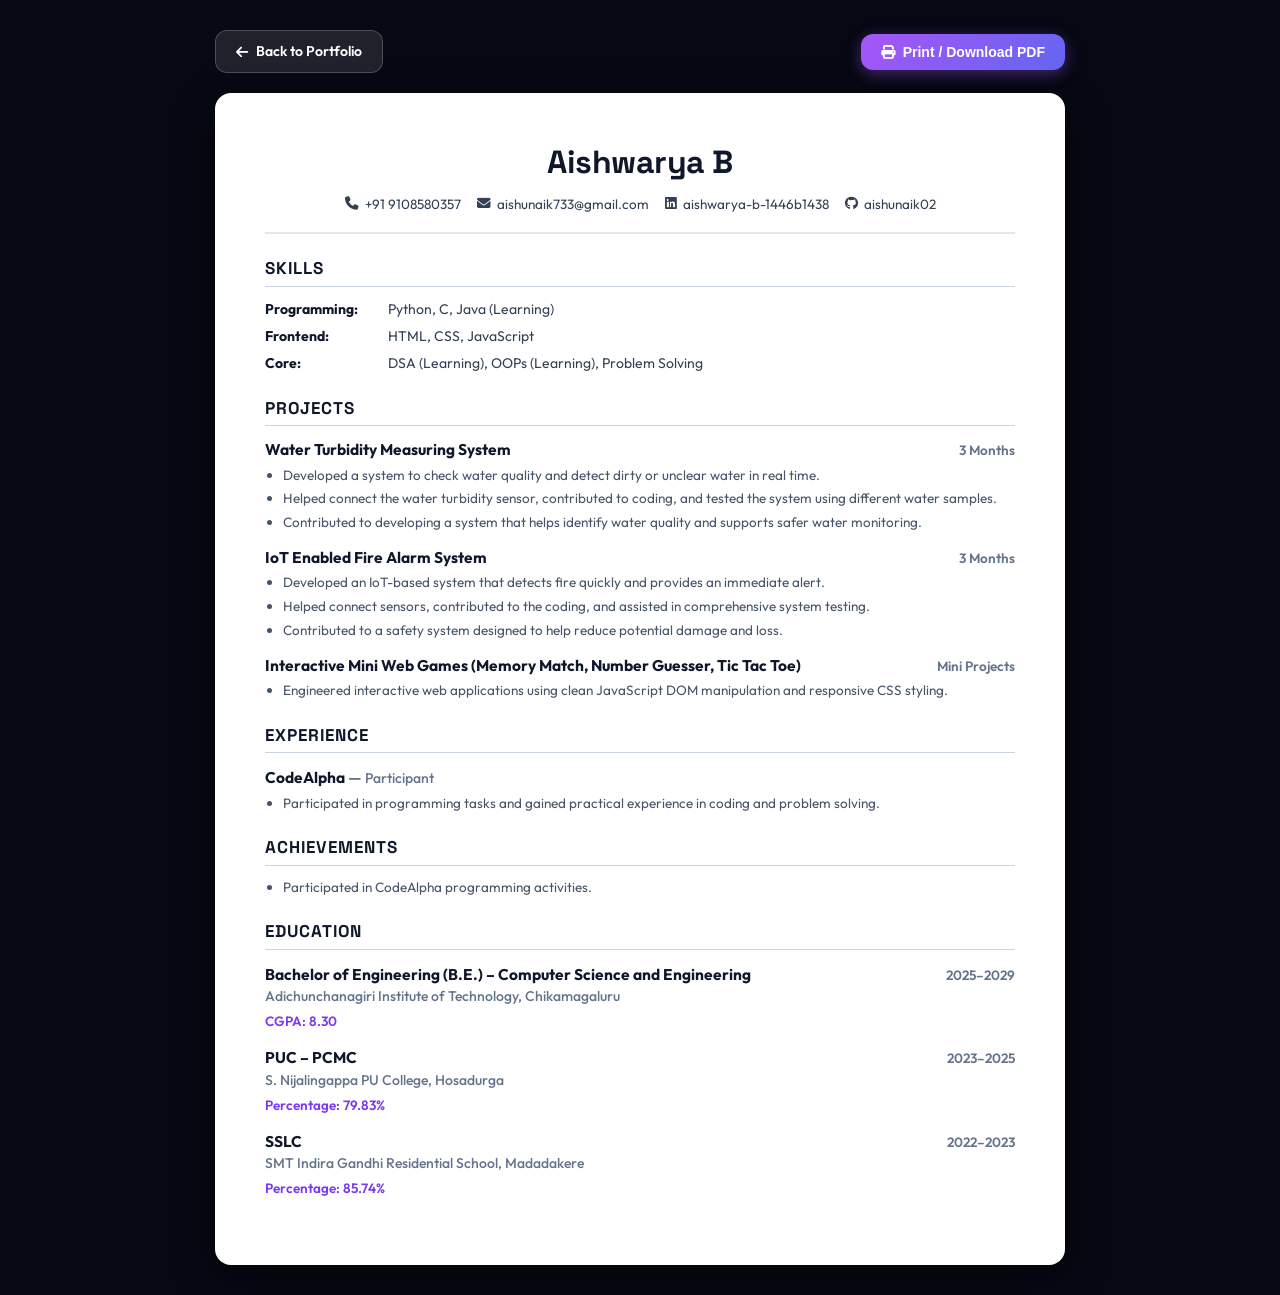
<file: portfolio/resume.html>
<!DOCTYPE html>
<html lang="en">
<head>
<meta charset="UTF-8">
<meta name="viewport" content="width=device-width, initial-scale=1.0">
<title>Aishwarya B. - Resume</title>
<link rel="preconnect" href="https://fonts.googleapis.com">
<link rel="preconnect" href="https://fonts.gstatic.com" crossorigin>
<link href="https://fonts.googleapis.com/css2?family=Outfit:wght@300;400;500;600;700;800&family=Space+Grotesk:wght@500;600;700&display=swap" rel="stylesheet">
<link rel="stylesheet" href="https://cdnjs.cloudflare.com/ajax/libs/font-awesome/6.5.1/css/all.min.css">
<style>
*{box-sizing:border-box;margin:0;padding:0}
body{
  font-family:'Outfit',-apple-system,sans-serif;
  background:#060813;
  color:#1e293b;
  line-height:1.5;
  padding:30px 15px;
}
.page-wrapper{max-width:850px;margin:0 auto}
.action-bar{
  display:flex;justify-content:space-between;align-items:center;margin-bottom:20px;
}
.btn{
  display:inline-flex;align-items:center;gap:8px;padding:10px 20px;border-radius:12px;
  font-weight:600;font-size:14px;text-decoration:none;cursor:pointer;border:none;transition:.2s;
}
.btn-back{background:rgba(255,255,255,0.1);color:#fff;border:1px solid rgba(255,255,255,0.2)}
.btn-back:hover{background:rgba(255,255,255,0.2)}
.btn-print{background:linear-gradient(135deg,#a855f7,#6366f1);color:#fff;box-shadow:0 4px 15px rgba(168,85,247,0.4)}
.btn-print:hover{transform:translateY(-2px);box-shadow:0 6px 20px rgba(168,85,247,0.6)}

/* Printable Resume Card */
.resume-sheet{
  background:#ffffff;
  color:#1e293b;
  border-radius:16px;
  padding:45px 50px;
  box-shadow:0 15px 40px rgba(0,0,0,0.4);
}
.resume-header{text-align:center;border-bottom:2px solid #e2e8f0;padding-bottom:18px;margin-bottom:22px}
.candidate-name{font-family:'Space Grotesk',sans-serif;font-size:32px;font-weight:700;color:#0f172a;margin-bottom:8px;letter-spacing:-0.5px}
.contact-row{display:flex;justify-content:center;flex-wrap:wrap;gap:16px;font-size:13.5px;color:#475569}
.contact-item{display:inline-flex;align-items:center;gap:6px;color:#334155;text-decoration:none}
.contact-item:hover{color:#7c3aed}

.resume-section{margin-bottom:22px}
.section-title{
  font-family:'Space Grotesk',sans-serif;font-size:17px;font-weight:700;color:#0f172a;
  text-transform:uppercase;letter-spacing:1px;border-bottom:1.5px solid #cbd5e1;padding-bottom:4px;margin-bottom:12px;
}
.skill-line{margin-bottom:6px;font-size:14px;color:#334155}
.skill-line strong{color:#0f172a;min-width:120px;display:inline-block}

.item-block{margin-bottom:14px}
.item-head{display:flex;justify-content:space-between;align-items:baseline;margin-bottom:4px}
.item-title{font-size:15.5px;font-weight:700;color:#0f172a}
.item-subtitle{font-size:14px;color:#64748b;font-weight:500}
.item-date{font-size:13.5px;color:#64748b;font-weight:600}
.item-score{font-size:13.5px;color:#7c3aed;font-weight:600;margin-top:2px}

ul.bullet-list{padding-left:18px;margin-top:4px}
ul.bullet-list li{font-size:13.5px;color:#475569;margin-bottom:4px;line-height:1.45}

@media print{
  body{background:#fff;padding:0}
  .action-bar{display:none}
  .resume-sheet{box-shadow:none;border-radius:0;padding:20px 25px}
}
@media(max-width:600px){
  .resume-sheet{padding:25px 20px}
  .contact-row{flex-direction:column;gap:6px;align-items:center}
  .item-head{flex-direction:column}
}
</style>
</head>
<body>
<div class="page-wrapper">
  <div class="action-bar">
    <a href="index.html" class="btn btn-back"><i class="fa-solid fa-arrow-left"></i> Back to Portfolio</a>
    <button onclick="window.print()" class="btn btn-print"><i class="fa-solid fa-print"></i> Print / Download PDF</button>
  </div>

  <article class="resume-sheet">
    <header class="resume-header">
      <h1 class="candidate-name">Aishwarya B</h1>
      <div class="contact-row">
        <span class="contact-item"><i class="fa-solid fa-phone"></i> +91 9108580357</span>
        <a href="mailto:aishunaik733@gmail.com" class="contact-item"><i class="fa-solid fa-envelope"></i> aishunaik733@gmail.com</a>
        <a href="https://www.linkedin.com/in/aishwarya-b-1446b1438" target="_blank" rel="noopener" class="contact-item"><i class="fa-brands fa-linkedin"></i> aishwarya-b-1446b1438</a>
        <a href="https://github.com/aishunaik02" target="_blank" rel="noopener" class="contact-item"><i class="fa-brands fa-github"></i> aishunaik02</a>
      </div>
    </header>

    <!-- Skills Section -->
    <section class="resume-section">
      <h2 class="section-title">Skills</h2>
      <div class="skill-line"><strong>Programming:</strong> Python, C, Java (Learning)</div>
      <div class="skill-line"><strong>Frontend:</strong> HTML, CSS, JavaScript</div>
      <div class="skill-line"><strong>Core:</strong> DSA (Learning), OOPs (Learning), Problem Solving</div>
    </section>

    <!-- Projects Section -->
    <section class="resume-section">
      <h2 class="section-title">Projects</h2>
      
      <div class="item-block">
        <div class="item-head">
          <span class="item-title">Water Turbidity Measuring System</span>
          <span class="item-date">3 Months</span>
        </div>
        <ul class="bullet-list">
          <li>Developed a system to check water quality and detect dirty or unclear water in real time.</li>
          <li>Helped connect the water turbidity sensor, contributed to coding, and tested the system using different water samples.</li>
          <li>Contributed to developing a system that helps identify water quality and supports safer water monitoring.</li>
        </ul>
      </div>

      <div class="item-block">
        <div class="item-head">
          <span class="item-title">IoT Enabled Fire Alarm System</span>
          <span class="item-date">3 Months</span>
        </div>
        <ul class="bullet-list">
          <li>Developed an IoT-based system that detects fire quickly and provides an immediate alert.</li>
          <li>Helped connect sensors, contributed to the coding, and assisted in comprehensive system testing.</li>
          <li>Contributed to a safety system designed to help reduce potential damage and loss.</li>
        </ul>
      </div>

      <div class="item-block">
        <div class="item-head">
          <span class="item-title">Interactive Mini Web Games (Memory Match, Number Guesser, Tic Tac Toe)</span>
          <span class="item-date">Mini Projects</span>
        </div>
        <ul class="bullet-list">
          <li>Engineered interactive web applications using clean JavaScript DOM manipulation and responsive CSS styling.</li>
        </ul>
      </div>
    </section>

    <!-- Experience Section -->
    <section class="resume-section">
      <h2 class="section-title">Experience</h2>
      <div class="item-block">
        <div class="item-head">
          <div>
            <span class="item-title">CodeAlpha</span> — <span class="item-subtitle">Participant</span>
          </div>
        </div>
        <ul class="bullet-list">
          <li>Participated in programming tasks and gained practical experience in coding and problem solving.</li>
        </ul>
      </div>
    </section>

    <!-- Achievements Section -->
    <section class="resume-section">
      <h2 class="section-title">Achievements</h2>
      <ul class="bullet-list">
        <li>Participated in CodeAlpha programming activities.</li>
      </ul>
    </section>

    <!-- Education Section -->
    <section class="resume-section">
      <h2 class="section-title">Education</h2>
      
      <div class="item-block">
        <div class="item-head">
          <div>
            <span class="item-title">Bachelor of Engineering (B.E.) – Computer Science and Engineering</span>
            <div class="item-subtitle">Adichunchanagiri Institute of Technology, Chikamagaluru</div>
          </div>
          <span class="item-date">2025–2029</span>
        </div>
        <div class="item-score">CGPA: 8.30</div>
      </div>

      <div class="item-block">
        <div class="item-head">
          <div>
            <span class="item-title">PUC – PCMC</span>
            <div class="item-subtitle">S. Nijalingappa PU College, Hosadurga</div>
          </div>
          <span class="item-date">2023–2025</span>
        </div>
        <div class="item-score">Percentage: 79.83%</div>
      </div>

      <div class="item-block">
        <div class="item-head">
          <div>
            <span class="item-title">SSLC</span>
            <div class="item-subtitle">SMT Indira Gandhi Residential School, Madadakere</div>
          </div>
          <span class="item-date">2022–2023</span>
        </div>
        <div class="item-score">Percentage: 85.74%</div>
      </div>
    </section>
  </article>
</div>
</body>
</html>
</file>
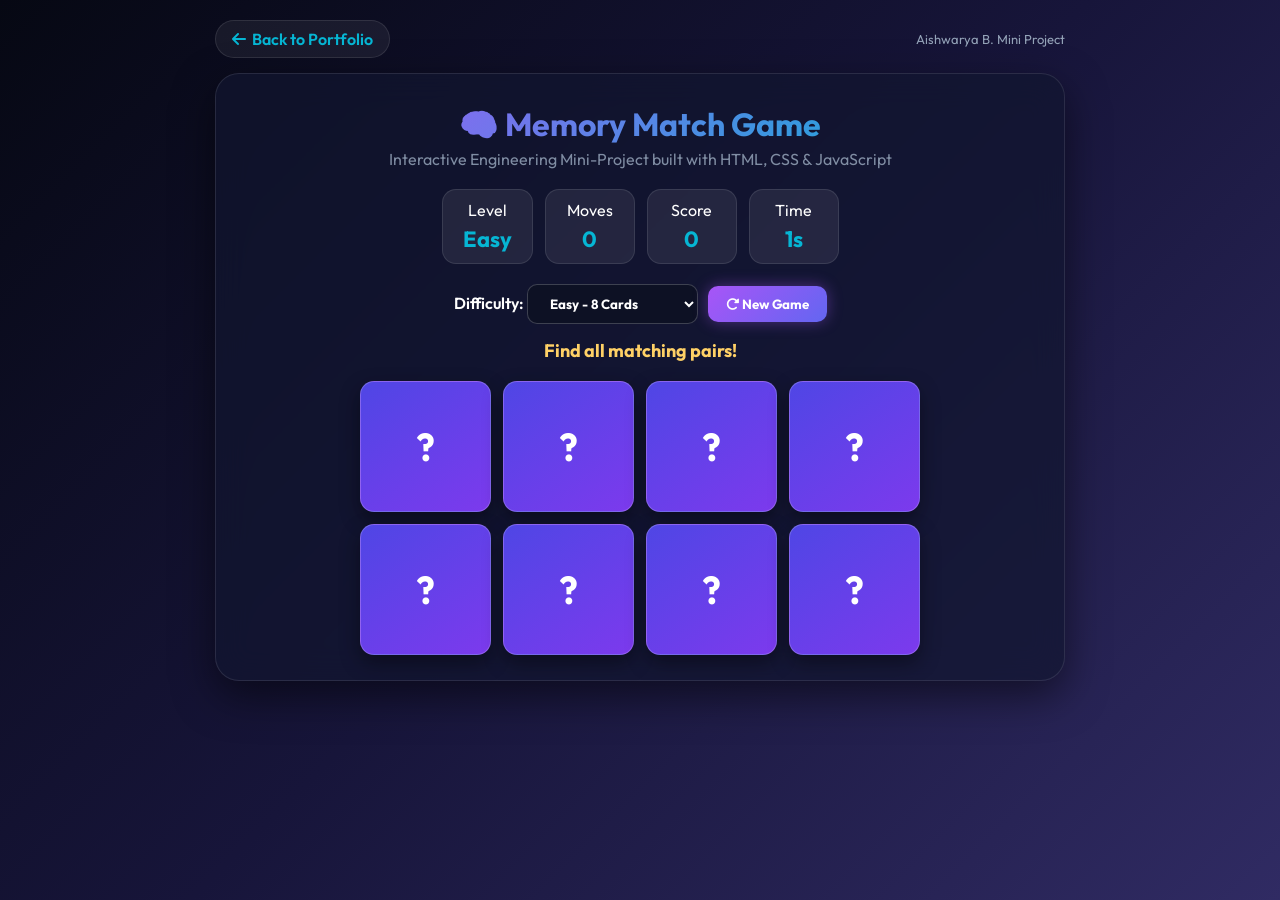
<file: portfolio/games/memory-match.html>
<!DOCTYPE html>
<html lang="en">
<head>
<meta charset="UTF-8">
<meta name="viewport" content="width=device-width,initial-scale=1">
<title>Memory Match Game | Aishwarya B. Mini Project</title>
<link href="https://fonts.googleapis.com/css2?family=Outfit:wght@400;600;700&display=swap" rel="stylesheet">
<link rel="stylesheet" href="https://cdnjs.cloudflare.com/ajax/libs/font-awesome/6.5.1/css/all.min.css">
<style>
*{box-sizing:border-box}
body{
  margin:0;
  font-family:'Outfit',Arial,sans-serif;
  background:linear-gradient(135deg,#060813,#17153a,#302b63);
  color:#fff;
  min-height:100vh;
  text-align:center;
  padding:20px 10px;
}
.top-bar{max-width:850px;margin:0 auto 15px;display:flex;justify-content:space-between;align-items:center}
.back-btn{color:#06b6d4;text-decoration:none;font-weight:600;display:inline-flex;align-items:center;gap:6px;background:rgba(255,255,255,0.06);padding:8px 16px;border-radius:20px;border:1px solid rgba(255,255,255,0.1);transition:.2s}
.back-btn:hover{background:rgba(6,182,212,0.2);color:#fff}
.container{max-width:850px;margin:auto;padding:25px 20px;background:rgba(18,22,48,0.7);backdrop-filter:blur(16px);border:1px solid rgba(255,255,255,0.1);border-radius:24px;box-shadow:0 15px 40px rgba(0,0,0,0.5)}
h1{margin:5px;font-size:32px;background:linear-gradient(135deg,#a855f7,#06b6d4);-webkit-background-clip:text;-webkit-text-fill-color:transparent}
.subtitle{opacity:.85;margin-bottom:20px;color:#94a3b8}
.stats{display:flex;justify-content:center;gap:12px;flex-wrap:wrap;margin-bottom:20px}
.stat{background:rgba(255,255,255,0.08);border:1px solid rgba(255,255,255,0.1);padding:10px 20px;border-radius:14px;min-width:90px}
.stat b{display:block;font-size:22px;margin-top:5px;color:#06b6d4}
.controls{margin-bottom:15px;display:flex;justify-content:center;align-items:center;gap:10px;flex-wrap:wrap}
select,button{padding:10px 18px;border:none;border-radius:10px;font-weight:bold;cursor:pointer;font-family:inherit}
select{background:#0d1124;color:#fff;border:1px solid rgba(255,255,255,0.2)}
.new-game{background:linear-gradient(135deg,#a855f7,#6366f1);color:#fff;box-shadow:0 0 15px rgba(168,85,247,0.4);transition:.2s}
.new-game:hover{transform:translateY(-2px);box-shadow:0 0 25px rgba(168,85,247,0.6)}
#message{min-height:30px;font-weight:bold;margin:12px;font-size:18px;color:#ffd166}
#game{display:grid;grid-template-columns:repeat(4,1fr);gap:12px;max-width:560px;margin:auto}
.card{aspect-ratio:1;border:none;background:transparent;padding:0;perspective:700px;cursor:pointer}
.inner{width:100%;height:100%;position:relative;transition:transform .45s;transform-style:preserve-3d}
.card.flipped .inner,.card.matched .inner{transform:rotateY(180deg)}
.face{position:absolute;inset:0;backface-visibility:hidden;border-radius:14px;display:flex;justify-content:center;align-items:center;font-size:38px;box-shadow:0 8px 20px rgba(0,0,0,0.4)}
.front{background:linear-gradient(145deg,#4f46e5,#7c3aed);border:1px solid rgba(255,255,255,0.2);color:#fff}
.back{background:#ffffff;color:#222;transform:rotateY(180deg)}
.card.matched .back{outline:4px solid #10b981}
@media(max-width:500px){h1{font-size:26px}.face{font-size:28px}#game{gap:8px}}
</style>
</head>
<body>
<div class="top-bar">
  <a href="../index.html#projects" class="back-btn"><i class="fa-solid fa-arrow-left"></i> Back to Portfolio</a>
  <span style="font-size:13px;color:#94a3b8">Aishwarya B. Mini Project</span>
</div>
<div class="container">
<h1>🧠 Memory Match Game</h1>
<div class="subtitle">Interactive Engineering Mini-Project built with HTML, CSS & JavaScript</div>
<div class="stats">
<div class="stat">Level<b id="level">Easy</b></div>
<div class="stat">Moves<b id="moves">0</b></div>
<div class="stat">Score<b id="score">0</b></div>
<div class="stat">Time<b id="time">0s</b></div>
</div>
<div class="controls">
<label style="font-weight:600">Difficulty:
<select id="difficulty">
<option value="easy">Easy - 8 Cards</option>
<option value="medium">Medium - 12 Cards</option>
<option value="hard">Hard - 16 Cards</option>
</select>
</label>
<button class="new-game" onclick="newGame()"><i class="fa-solid fa-rotate-right"></i> New Game</button>
</div>
<div id="message">Find all matching pairs!</div>
<div id="game"></div>
</div>
<script>
const emojis=["🍎","🚀","🐱","⚽","🌟","🍕","🎵","🌈","🐼","🍩","🦋","🎮","🍉","🚗","🐸","🌻"];
let firstCard=null,secondCard=null,locked=false,moves=0,score=0,matchedPairs=0,seconds=0,timer;
function newGame(){
clearInterval(timer);firstCard=null;secondCard=null;locked=false;moves=0;score=0;matchedPairs=0;seconds=0;
const difficulty=document.getElementById("difficulty").value;
const count=difficulty==="easy"?8:difficulty==="medium"?12:16;
document.getElementById("level").textContent=difficulty.charAt(0).toUpperCase()+difficulty.slice(1);
document.getElementById("moves").textContent="0";document.getElementById("score").textContent="0";document.getElementById("time").textContent="0s";document.getElementById("message").textContent="Find all matching pairs!";
const selected=emojis.slice(0,count/2);const cards=[...selected,...selected].sort(()=>Math.random()-.5);const game=document.getElementById("game");game.innerHTML="";
cards.forEach(emoji=>{const card=document.createElement("button");card.className="card";card.dataset.value=emoji;card.innerHTML='<div class="inner"><div class="face front">?</div><div class="face back">'+emoji+'</div></div>';card.onclick=()=>flipCard(card);game.appendChild(card)});
timer=setInterval(()=>{seconds++;document.getElementById("time").textContent=seconds+"s"},1000)
}
function flipCard(card){
if(locked||card===firstCard||card.classList.contains("matched"))return;
card.classList.add("flipped");
if(!firstCard){firstCard=card;return}
secondCard=card;locked=true;moves++;document.getElementById("moves").textContent=moves;
if(firstCard.dataset.value===secondCard.dataset.value){
firstCard.classList.add("matched");secondCard.classList.add("matched");matchedPairs++;score+=100;score=Math.max(score-moves*2,0);document.getElementById("score").textContent=score;firstCard=null;secondCard=null;locked=false;
const total=document.querySelectorAll(".card").length;
if(matchedPairs===total/2){clearInterval(timer);score+=Math.max(0,500-seconds*5);document.getElementById("score").textContent=score;document.getElementById("message").textContent="🎉 You Won! Final Score: "+score}
}else{setTimeout(()=>{firstCard.classList.remove("flipped");secondCard.classList.remove("flipped");firstCard=null;secondCard=null;locked=false},700)}
}
document.getElementById("difficulty").addEventListener("change",newGame);newGame();
</script>
</body>
</html>
</file>
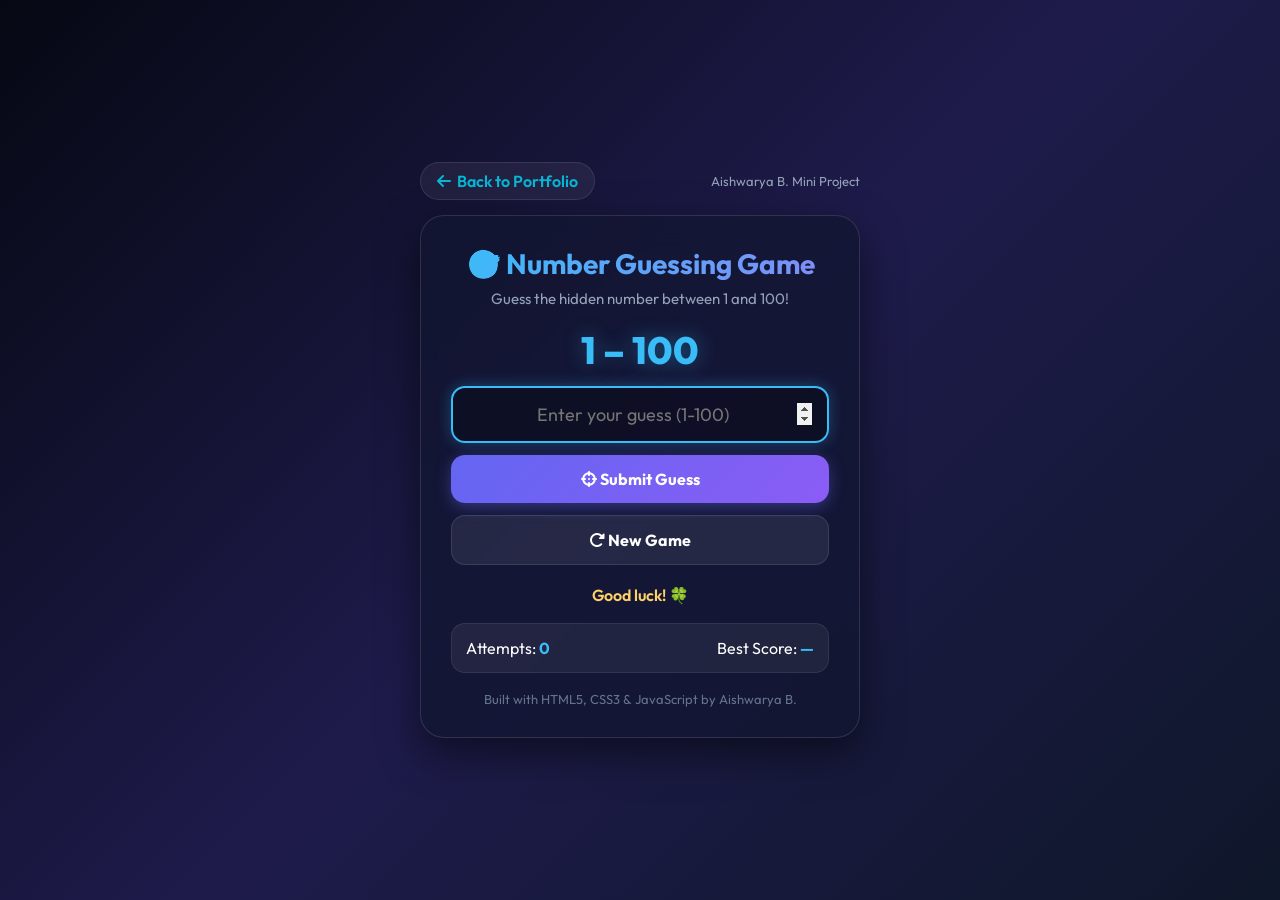
<file: portfolio/games/number-guess.html>
<!DOCTYPE html>
<html lang="en">
<head>
<meta charset="UTF-8">
<meta name="viewport" content="width=device-width, initial-scale=1.0">
<title>Number Guessing Game | Aishwarya B. Mini Project</title>
<link href="https://fonts.googleapis.com/css2?family=Outfit:wght@400;600;700&display=swap" rel="stylesheet">
<link rel="stylesheet" href="https://cdnjs.cloudflare.com/ajax/libs/font-awesome/6.5.1/css/all.min.css">
<style>
*{box-sizing:border-box}
body{
  margin:0; min-height:100vh; display:flex; flex-direction:column; align-items:center; justify-content:center;
  font-family:'Outfit',Arial,sans-serif; background:linear-gradient(135deg,#060813,#1e1b4b,#0f172a);
  padding:20px; color:#fff;
}
.top-bar{width:100%;max-width:440px;margin-bottom:15px;display:flex;justify-content:space-between;align-items:center}
.back-btn{color:#06b6d4;text-decoration:none;font-weight:600;display:inline-flex;align-items:center;gap:6px;background:rgba(255,255,255,0.06);padding:8px 16px;border-radius:20px;border:1px solid rgba(255,255,255,0.1);transition:.2s}
.back-btn:hover{background:rgba(6,182,212,0.2);color:#fff}
.card{
  width:100%; max-width:440px; background:rgba(18,22,48,0.75); backdrop-filter:blur(16px);
  border:1px solid rgba(255,255,255,0.12); border-radius:24px; padding:30px;
  box-shadow:0 15px 40px rgba(0,0,0,0.5); text-align:center;
}
h1{margin:0 0 8px;font-size:28px;background:linear-gradient(135deg,#38bdf8,#818cf8);-webkit-background-clip:text;-webkit-text-fill-color:transparent}
.sub{color:#94a3b8;margin-bottom:18px;font-size:15px}
.range{font-size:38px;font-weight:800;margin:12px 0;color:#38bdf8;text-shadow:0 0 20px rgba(56,189,248,0.4)}
input{
  width:100%; padding:15px; font-size:18px; text-align:center;
  background:rgba(0,0,0,0.3); color:#fff;
  border:2px solid rgba(255,255,255,0.15); border-radius:14px; outline:none;
  font-family:inherit; transition:.2s;
}
input:focus{border-color:#38bdf8;box-shadow:0 0 15px rgba(56,189,248,0.3)}
button{
  width:100%; padding:14px; margin-top:12px; border:0; border-radius:14px;
  font-size:16px; font-weight:bold; cursor:pointer; font-family:inherit; transition:.2s;
}
.guess{background:linear-gradient(135deg,#6366f1,#8b5cf6);color:white;box-shadow:0 4px 15px rgba(99,102,241,0.4)}
.guess:hover{transform:translateY(-2px);box-shadow:0 6px 20px rgba(99,102,241,0.6)}
.new{background:rgba(255,255,255,0.08);color:#fff;border:1px solid rgba(255,255,255,0.1)}
.new:hover{background:rgba(255,255,255,0.15)}
.message{min-height:28px;margin:20px 0 10px;font-weight:600;font-size:16px;color:#ffd166}
.stats{display:flex;justify-content:space-between;background:rgba(255,255,255,0.06);padding:14px;border-radius:14px;border:1px solid rgba(255,255,255,0.08)}
.stats b{color:#38bdf8}
.small{font-size:13px;color:#64748b;margin-top:18px}
</style>
</head>
<body>
<div class="top-bar">
  <a href="../index.html#projects" class="back-btn"><i class="fa-solid fa-arrow-left"></i> Back to Portfolio</a>
  <span style="font-size:13px;color:#94a3b8">Aishwarya B. Mini Project</span>
</div>
<div class="card">
  <h1>🎯 Number Guessing Game</h1>
  <div class="sub">Guess the hidden number between 1 and 100!</div>
  <div class="range">1 – 100</div>

  <input id="guess" type="number" min="1" max="100" placeholder="Enter your guess (1-100)">
  <button class="guess" onclick="checkGuess()"><i class="fa-solid fa-crosshairs"></i> Submit Guess</button>
  <button class="new" onclick="newGame()"><i class="fa-solid fa-rotate-right"></i> New Game</button>

  <div class="message" id="message">Good luck! 🍀</div>

  <div class="stats">
    <span>Attempts: <b id="attempts">0</b></span>
    <span>Best Score: <b id="best">—</b></span>
  </div>

  <div class="small">Built with HTML5, CSS3 & JavaScript by Aishwarya B.</div>
</div>

<script>
let secret, attempts, best = null, finished = false;

function newGame(){
  secret = Math.floor(Math.random() * 100) + 1;
  attempts = 0;
  finished = false;
  document.getElementById("attempts").textContent = "0";
  document.getElementById("message").textContent = "Good luck! 🍀";
  document.getElementById("guess").value = "";
  document.getElementById("guess").disabled = false;
  document.querySelector(".guess").disabled = false;
  document.getElementById("guess").focus();
}

function checkGuess(){
  if(finished) return;

  const input = document.getElementById("guess");
  const n = Number(input.value);
  const msg = document.getElementById("message");

  if(!Number.isInteger(n) || n < 1 || n > 100){
    msg.textContent = "Please enter a valid number from 1 to 100.";
    return;
  }

  attempts++;
  document.getElementById("attempts").textContent = attempts;

  if(n === secret){
    finished = true;
    if(best === null || attempts < best) best = attempts;
    document.getElementById("best").textContent = best;
    msg.textContent = "🎉 Correct! You won in " + attempts + " attempt" + (attempts === 1 ? "" : "s") + "!";
    input.disabled = true;
    document.querySelector(".guess").disabled = true;
  } else if(n < secret){
    msg.textContent = "⬆️ Too low! Try a bigger number.";
  } else {
    msg.textContent = "⬇️ Too high! Try a smaller number.";
  }
  input.select();
}

document.getElementById("guess").addEventListener("keydown", function(e){
  if(e.key === "Enter") checkGuess();
});

newGame();
</script>
</body>
</html>
</file>
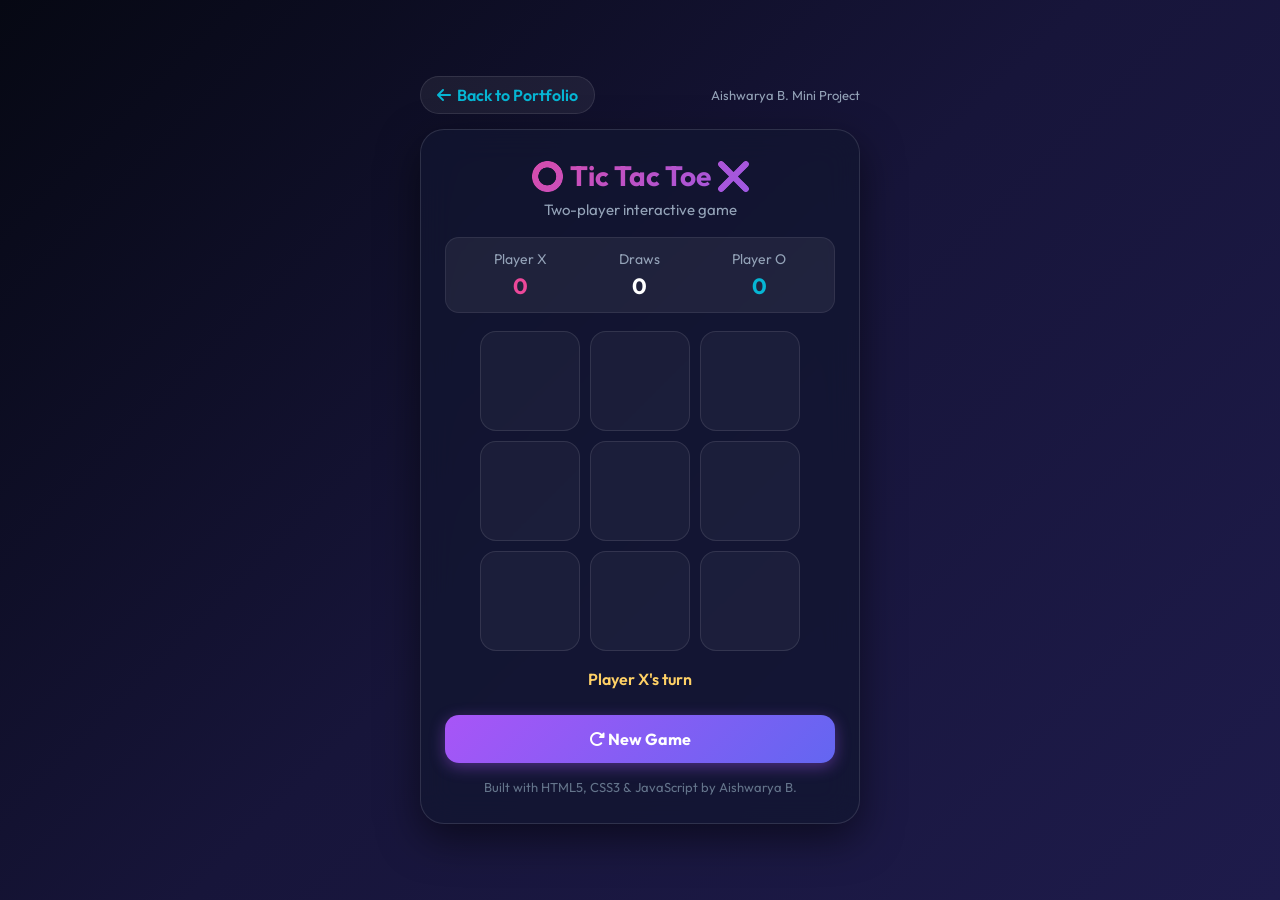
<file: portfolio/games/tic-tac-toe.html>
<!DOCTYPE html>
<html lang="en">
<head>
<meta charset="UTF-8">
<meta name="viewport" content="width=device-width,initial-scale=1.0">
<title>Tic Tac Toe | Aishwarya B. Mini Project</title>
<link href="https://fonts.googleapis.com/css2?family=Outfit:wght@400;600;700&display=swap" rel="stylesheet">
<link rel="stylesheet" href="https://cdnjs.cloudflare.com/ajax/libs/font-awesome/6.5.1/css/all.min.css">
<style>
*{box-sizing:border-box}
body{
  margin:0; min-height:100vh; display:flex; flex-direction:column; justify-content:center; align-items:center;
  padding:20px 15px; font-family:'Outfit',Arial,sans-serif;
  background:linear-gradient(135deg,#060813,#17153a,#1e1b4b); color:#fff;
}
.top-bar{width:100%;max-width:440px;margin-bottom:15px;display:flex;justify-content:space-between;align-items:center}
.back-btn{color:#06b6d4;text-decoration:none;font-weight:600;display:inline-flex;align-items:center;gap:6px;background:rgba(255,255,255,0.06);padding:8px 16px;border-radius:20px;border:1px solid rgba(255,255,255,0.1);transition:.2s}
.back-btn:hover{background:rgba(6,182,212,0.2);color:#fff}
.card{
  width:100%; max-width:440px; background:rgba(18,22,48,0.75); backdrop-filter:blur(16px);
  border:1px solid rgba(255,255,255,0.12); border-radius:24px; padding:28px 24px;
  box-shadow:0 15px 40px rgba(0,0,0,0.5); text-align:center;
}
h1{margin:0 0 7px;font-size:28px;background:linear-gradient(135deg,#ec4899,#8b5cf6);-webkit-background-clip:text;-webkit-text-fill-color:transparent}
.sub{color:#94a3b8;margin-bottom:18px;font-size:15px}
.score{display:flex;justify-content:space-around;background:rgba(255,255,255,0.06);border:1px solid rgba(255,255,255,0.08);border-radius:14px;padding:12px;margin-bottom:18px}
.score div{font-size:14px;color:#94a3b8}
.score b{display:block;font-size:22px;margin-top:4px;color:#fff}
.score div:first-child b{color:#ec4899}
.score div:last-child b{color:#06b6d4}
.board{display:grid;grid-template-columns:repeat(3,1fr);gap:10px;max-width:320px;margin:auto}
.cell{aspect-ratio:1;border:1px solid rgba(255,255,255,0.1);border-radius:16px;background:rgba(255,255,255,0.04);font-size:46px;font-weight:800;color:#fff;cursor:pointer;transition:.2s;display:flex;align-items:center;justify-content:center}
.cell:hover:not(:disabled){background:rgba(168,85,247,0.2);border-color:#a855f7;transform:scale(1.04)}
.cell:disabled{cursor:default}
.status{min-height:28px;margin:18px 0;font-weight:600;font-size:16px;color:#ffd166}
button.reset{width:100%;padding:14px;border:0;border-radius:14px;background:linear-gradient(135deg,#a855f7,#6366f1);color:white;font-size:16px;font-weight:bold;cursor:pointer;font-family:inherit;box-shadow:0 4px 15px rgba(168,85,247,0.4);transition:.2s}
button.reset:hover{transform:translateY(-2px);box-shadow:0 6px 20px rgba(168,85,247,0.6)}
.small{font-size:13px;color:#64748b;margin-top:16px}
</style>
</head>
<body>
<div class="top-bar">
  <a href="../index.html#projects" class="back-btn"><i class="fa-solid fa-arrow-left"></i> Back to Portfolio</a>
  <span style="font-size:13px;color:#94a3b8">Aishwarya B. Mini Project</span>
</div>
<div class="card">
<h1>⭕ Tic Tac Toe ❌</h1>
<div class="sub">Two-player interactive game</div>
<div class="score">
<div>Player X<b id="xScore">0</b></div>
<div>Draws<b id="drawScore">0</b></div>
<div>Player O<b id="oScore">0</b></div>
</div>
<div class="board" id="board"></div>
<div class="status" id="status">Player X's turn</div>
<button class="reset" onclick="newGame()"><i class="fa-solid fa-rotate-right"></i> New Game</button>
<div class="small">Built with HTML5, CSS3 & JavaScript by Aishwarya B.</div>
</div>

<script>
const boardEl=document.getElementById("board"),statusEl=document.getElementById("status");
let board=[],current="X",gameOver=false,xScore=0,oScore=0,drawScore=0;
const wins=[[0,1,2],[3,4,5],[6,7,8],[0,3,6],[1,4,7],[2,5,8],[0,4,8],[2,4,6]];

function render(){
 boardEl.innerHTML="";
 board.forEach((v,i)=>{
  const b=document.createElement("button"); b.className="cell"; b.textContent=v;
  if(v==="X") b.style.color="#ec4899";
  if(v==="O") b.style.color="#06b6d4";
  b.disabled=!!v||gameOver; b.setAttribute("aria-label","Cell "+(i+1));
  b.onclick=()=>play(i); boardEl.appendChild(b);
 });
}
function winner(){
 return wins.find(([a,b,c])=>board[a]&&board[a]===board[b]&&board[a]===board[c]);
}
function play(i){
 if(board[i]||gameOver)return;
 board[i]=current;
 const win=winner();
 if(win){
  gameOver=true;
  if(current==="X"){xScore++;document.getElementById("xScore").textContent=xScore}
  else{oScore++;document.getElementById("oScore").textContent=oScore}
  statusEl.textContent="🎉 Player "+current+" wins!";
 }else if(board.every(Boolean)){
  gameOver=true;drawScore++;document.getElementById("drawScore").textContent=drawScore;
  statusEl.textContent="🤝 It's a draw!";
 }else{
  current=current==="X"?"O":"X";
  statusEl.textContent="Player "+current+"'s turn";
 }
 render();
}
function newGame(){
 board=Array(9).fill("");current="X";gameOver=false;
 statusEl.textContent="Player X's turn";render();
}
newGame();
</script>
</body>
</html>
</file>
<file: portfolio/style.css>
/* ==========================================================================
   AISHWARYA B. - PORTFOLIO STYLESHEET
   Design Theme: Futuristic Dark / Glassmorphism / Vibrant Purple-Blue-Pink-Cyan
   Features: Left Vertical Navbar, Responsive Layout, Media-Query Night Mode Detection
   ========================================================================== */

/* --------------------------------------------------------------------------
   1. Design Tokens & Root Variables (Dark Default)
   -------------------------------------------------------------------------- */
:root {
    /* Color Palette - Futuristic Dark */
    --bg-base: #060813;
    --bg-secondary: #0b0f24;
    --bg-card: rgba(14, 19, 44, 0.65);
    --bg-card-hover: rgba(22, 30, 68, 0.85);
    --bg-navbar: rgba(9, 12, 28, 0.88);
    --border-glass: rgba(255, 255, 255, 0.08);
    --border-glass-glow: rgba(168, 85, 247, 0.4);
    --border-cyan-glow: rgba(6, 182, 212, 0.4);

    /* Gradients */
    --grad-primary: linear-gradient(135deg, #a855f7 0%, #6366f1 50%, #06b6d4 100%);
    --grad-accent: linear-gradient(135deg, #ec4899 0%, #8b5cf6 50%, #3b82f6 100%);
    --grad-subtle: linear-gradient(180deg, rgba(168, 85, 247, 0.12) 0%, rgba(6, 182, 212, 0.04) 100%);
    --grad-fire: linear-gradient(135deg, #f97316 0%, #ef4444 50%, #b91c1c 100%);
    --grad-water: linear-gradient(135deg, #06b6d4 0%, #3b82f6 50%, #1d4ed8 100%);
    --grad-glow: radial-gradient(circle, rgba(168, 85, 247, 0.35) 0%, rgba(6, 182, 212, 0) 70%);

    /* Accent Colors */
    --accent-purple: #a855f7;
    --accent-blue: #3b82f6;
    --accent-cyan: #06b6d4;
    --accent-pink: #ec4899;
    --accent-glow: 0 0 25px rgba(168, 85, 247, 0.45);
    --accent-cyan-glow: 0 0 25px rgba(6, 182, 212, 0.45);

    /* Typography */
    --text-main: #f8fafc;
    --text-muted: #94a3b8;
    --text-subtle: #64748b;
    --font-heading: 'Space Grotesk', -apple-system, sans-serif;
    --font-body: 'Outfit', -apple-system, sans-serif;

    /* Glass & Shadows */
    --shadow-glass: 0 10px 35px -5px rgba(0, 0, 0, 0.5);
    --shadow-card-hover: 0 15px 40px -5px rgba(168, 85, 247, 0.25);
    --blur-glass: blur(16px);

    /* Layout Dimensions */
    --sidebar-width: 250px;
    --radius-sm: 8px;
    --radius-md: 14px;
    --radius-lg: 20px;
    --radius-full: 9999px;
    --transition-smooth: 0.3s cubic-bezier(0.4, 0, 0.2, 1);
}

/* --------------------------------------------------------------------------
   Night Mode / Theme Detection (CSS Media Query & Attribute Support)
   -------------------------------------------------------------------------- */
@media (prefers-color-scheme: light) {
    :root:not([data-theme="dark"]) {
        --bg-base: #f1f3f9;
        --bg-secondary: #e2e8f5;
        --bg-card: rgba(255, 255, 255, 0.85);
        --bg-card-hover: rgba(255, 255, 255, 0.96);
        --bg-navbar: rgba(248, 250, 252, 0.92);
        --border-glass: rgba(0, 0, 0, 0.08);
        --border-glass-glow: rgba(168, 85, 247, 0.5);
        --text-main: #0f172a;
        --text-muted: #475569;
        --text-subtle: #64748b;
        --shadow-glass: 0 10px 30px -5px rgba(30, 41, 59, 0.1);
    }
}

/* Explicit Light Mode Override */
[data-theme="light"] {
    --bg-base: #f1f3f9;
    --bg-secondary: #e2e8f5;
    --bg-card: rgba(255, 255, 255, 0.85);
    --bg-card-hover: rgba(255, 255, 255, 0.96);
    --bg-navbar: rgba(248, 250, 252, 0.92);
    --border-glass: rgba(0, 0, 0, 0.08);
    --border-glass-glow: rgba(168, 85, 247, 0.5);
    --text-main: #0f172a;
    --text-muted: #475569;
    --text-subtle: #64748b;
    --shadow-glass: 0 10px 30px -5px rgba(30, 41, 59, 0.1);
}

/* Explicit Dark Mode Override */
[data-theme="dark"] {
    --bg-base: #060813;
    --bg-secondary: #0b0f24;
    --bg-card: rgba(14, 19, 44, 0.65);
    --bg-card-hover: rgba(22, 30, 68, 0.85);
    --bg-navbar: rgba(9, 12, 28, 0.88);
    --border-glass: rgba(255, 255, 255, 0.08);
    --border-glass-glow: rgba(168, 85, 247, 0.4);
    --text-main: #f8fafc;
    --text-muted: #94a3b8;
    --text-subtle: #64748b;
    --shadow-glass: 0 10px 35px -5px rgba(0, 0, 0, 0.5);
}

/* --------------------------------------------------------------------------
   2. Reset & Global Layout
   -------------------------------------------------------------------------- */
*, *::before, *::after {
    box-sizing: border-box;
    margin: 0;
    padding: 0;
}

html {
    scroll-behavior: smooth;
}

body {
    background-color: var(--bg-base);
    color: var(--text-main);
    font-family: var(--font-body);
    line-height: 1.6;
    overflow-x: hidden;
    position: relative;
    min-height: 100vh;
    transition: background-color var(--transition-smooth), color var(--transition-smooth);
}

a {
    color: inherit;
    text-decoration: none;
    transition: color var(--transition-smooth);
}

ul {
    list-style: none;
}

img {
    max-width: 100%;
    display: block;
}

button, input, textarea {
    font-family: inherit;
}

.container {
    width: 100%;
    max-width: 1100px;
    margin: 0 auto;
    padding: 0 1.5rem;
}

.section {
    padding: 5.5rem 0;
    position: relative;
    z-index: 2;
}

.text-center {
    text-align: center;
}

/* --------------------------------------------------------------------------
   Ambient Background Lighting & Mesh Animation
   -------------------------------------------------------------------------- */
.ambient-glow {
    position: fixed;
    border-radius: 50%;
    filter: blur(110px);
    pointer-events: none;
    z-index: 0;
    opacity: 0.4;
    animation: floatOrb 16s ease-in-out infinite alternate;
}

.sphere-purple {
    width: 450px;
    height: 450px;
    background: radial-gradient(circle, #8b5cf6 0%, rgba(139, 92, 246, 0) 70%);
    top: -80px;
    left: 20%;
}

.sphere-cyan {
    width: 500px;
    height: 500px;
    background: radial-gradient(circle, #06b6d4 0%, rgba(6, 182, 212, 0) 70%);
    top: 45%;
    right: -100px;
    animation-delay: -6s;
}

.sphere-pink {
    width: 400px;
    height: 400px;
    background: radial-gradient(circle, #ec4899 0%, rgba(236, 72, 153, 0) 70%);
    bottom: -80px;
    left: 35%;
    animation-delay: -10s;
}

.cyber-grid {
    position: fixed;
    inset: 0;
    background-image: 
        linear-gradient(to right, rgba(255, 255, 255, 0.02) 1px, transparent 1px),
        linear-gradient(to bottom, rgba(255, 255, 255, 0.02) 1px, transparent 1px);
    background-size: 40px 40px;
    pointer-events: none;
    z-index: 1;
}

@keyframes floatOrb {
    0% { transform: translate(0, 0) scale(1); }
    50% { transform: translate(35px, 45px) scale(1.08); }
    100% { transform: translate(-30px, 20px) scale(0.95); }
}

/* --------------------------------------------------------------------------
   Typography & Glassmorphism Components
   -------------------------------------------------------------------------- */
.gradient-name {
    background: var(--grad-primary);
    -webkit-background-clip: text;
    -webkit-text-fill-color: transparent;
    display: inline-block;
}

.gradient-icon {
    background: var(--grad-accent);
    -webkit-background-clip: text;
    -webkit-text-fill-color: transparent;
}

.section-title-wrap {
    margin-bottom: 3.2rem;
}

.sub-label {
    text-transform: uppercase;
    letter-spacing: 2px;
    font-size: 0.8rem;
    font-weight: 700;
    color: var(--accent-cyan);
    margin-bottom: 0.4rem;
    display: block;
}

.section-heading {
    font-family: var(--font-heading);
    font-size: 2.3rem;
    font-weight: 700;
    margin-bottom: 0.8rem;
}

.title-underline {
    width: 60px;
    height: 3px;
    background: var(--grad-primary);
    margin: 0.5rem auto 1rem;
    border-radius: var(--radius-full);
}

.section-subtext {
    color: var(--text-muted);
    font-size: 1rem;
    max-width: 600px;
    margin: 0 auto;
}

.glass-panel {
    background: var(--bg-card);
    backdrop-filter: var(--blur-glass);
    -webkit-backdrop-filter: var(--blur-glass);
    border: 1px solid var(--border-glass);
    border-radius: var(--radius-lg);
    box-shadow: var(--shadow-glass);
    transition: all var(--transition-smooth);
}

.glass-panel:hover {
    border-color: var(--border-glass-glow);
    box-shadow: var(--shadow-card-hover);
}

/* --------------------------------------------------------------------------
   Interactive Buttons
   -------------------------------------------------------------------------- */
.btn {
    display: inline-flex;
    align-items: center;
    justify-content: center;
    gap: 0.5rem;
    padding: 0.75rem 1.6rem;
    border-radius: var(--radius-full);
    font-weight: 600;
    font-size: 0.92rem;
    cursor: pointer;
    border: none;
    outline: none;
    transition: all var(--transition-smooth);
    text-decoration: none;
}

.btn-primary-glow {
    background: var(--grad-primary);
    color: #ffffff;
    box-shadow: var(--accent-glow);
}

.btn-primary-glow:hover {
    transform: translateY(-2px);
    box-shadow: 0 0 35px rgba(168, 85, 247, 0.7);
}

.btn-glass-purple {
    background: rgba(168, 85, 247, 0.15);
    border: 1px solid rgba(168, 85, 247, 0.35);
    color: var(--text-main);
    backdrop-filter: var(--blur-glass);
}

.btn-glass-purple:hover {
    background: rgba(168, 85, 247, 0.25);
    border-color: var(--accent-purple);
    transform: translateY(-2px);
}

.btn-outline-cyan {
    background: transparent;
    border: 1px solid var(--accent-cyan);
    color: var(--accent-cyan);
}

.btn-outline-cyan:hover {
    background: rgba(6, 182, 212, 0.15);
    color: #ffffff;
    box-shadow: var(--accent-cyan-glow);
    transform: translateY(-2px);
}

/* --------------------------------------------------------------------------
   3. Vertical Navigation Bar (Left Side Desktop)
   -------------------------------------------------------------------------- */
.vertical-navbar {
    position: fixed;
    top: 0;
    left: 0;
    width: var(--sidebar-width);
    height: 100vh;
    background: var(--bg-navbar);
    backdrop-filter: blur(25px);
    -webkit-backdrop-filter: blur(25px);
    border-right: 1px solid var(--border-glass);
    z-index: 1000;
    display: flex;
    flex-direction: column;
    justify-content: space-between;
    padding: 2rem 1.2rem;
    transition: all var(--transition-smooth);
}

.nav-brand .brand-logo {
    display: flex;
    align-items: center;
    gap: 0.5rem;
    font-family: var(--font-heading);
    font-size: 1.35rem;
    font-weight: 700;
    padding-left: 0.5rem;
}

.logo-badge {
    color: var(--accent-cyan);
    font-weight: 800;
}

.accent-glow-dot {
    color: var(--accent-pink);
}

.nav-links-wrapper {
    flex-grow: 1;
    margin: 2rem 0;
    overflow-y: auto;
}

.nav-items-list {
    display: flex;
    flex-direction: column;
    gap: 0.4rem;
}

.nav-link {
    display: flex;
    align-items: center;
    gap: 0.9rem;
    padding: 0.75rem 1rem;
    border-radius: var(--radius-md);
    color: var(--text-muted);
    font-size: 0.92rem;
    font-weight: 500;
    transition: all var(--transition-smooth);
    position: relative;
}

.nav-icon {
    font-size: 1rem;
    width: 20px;
    text-align: center;
    transition: transform var(--transition-smooth);
}

.nav-link:hover {
    color: var(--text-main);
    background: rgba(255, 255, 255, 0.05);
    transform: translateX(4px);
}

.nav-link:hover .nav-icon {
    color: var(--accent-cyan);
    transform: scale(1.15);
}

.nav-link.active {
    color: #ffffff;
    background: var(--grad-primary);
    font-weight: 600;
    box-shadow: 0 4px 20px rgba(168, 85, 247, 0.35);
}

.nav-link.active .nav-icon {
    color: #ffffff;
}

.nav-footer-controls {
    padding-top: 1rem;
    border-top: 1px solid var(--border-glass);
}

.theme-toggle-btn {
    display: flex;
    align-items: center;
    gap: 0.8rem;
    width: 100%;
    padding: 0.7rem 1rem;
    border-radius: var(--radius-md);
    background: rgba(255, 255, 255, 0.04);
    border: 1px solid var(--border-glass);
    color: var(--text-main);
    cursor: pointer;
    font-size: 0.9rem;
    font-weight: 500;
    transition: all var(--transition-smooth);
}

.theme-toggle-btn:hover {
    border-color: var(--accent-purple);
    background: rgba(168, 85, 247, 0.15);
}

[data-theme="light"] .icon-moon { display: block; }
[data-theme="light"] .icon-sun { display: none; }
[data-theme="dark"] .icon-moon { display: none; }
[data-theme="dark"] .icon-sun { display: block; }

/* Default system dark detection icon fallback */
.icon-moon { display: none; }
.icon-sun { display: block; }
@media (prefers-color-scheme: light) {
    :root:not([data-theme="dark"]) .icon-moon { display: block; }
    :root:not([data-theme="dark"]) .icon-sun { display: none; }
}

/* Mobile Header (Hidden on Desktop) */
.mobile-header {
    display: none;
    position: fixed;
    top: 0;
    left: 0;
    width: 100%;
    height: 70px;
    background: var(--bg-navbar);
    backdrop-filter: blur(20px);
    border-bottom: 1px solid var(--border-glass);
    z-index: 1000;
    padding: 0 1.5rem;
    align-items: center;
    justify-content: space-between;
}

.mobile-header-actions {
    display: flex;
    align-items: center;
    gap: 0.8rem;
}

.theme-toggle-btn-mobile {
    width: 38px;
    height: 38px;
    border-radius: 50%;
    background: rgba(255, 255, 255, 0.05);
    border: 1px solid var(--border-glass);
    color: var(--text-main);
    cursor: pointer;
    display: flex;
    align-items: center;
    justify-content: center;
}

.mobile-menu-trigger {
    display: flex;
    flex-direction: column;
    gap: 5px;
    background: transparent;
    border: none;
    cursor: pointer;
    padding: 4px;
}

.mobile-menu-trigger .bar {
    width: 24px;
    height: 2px;
    background-color: var(--text-main);
    transition: all var(--transition-smooth);
}

/* Main Content Wrapper (Shifted right on Desktop) */
.page-content {
    margin-left: var(--sidebar-width);
    min-height: 100vh;
    display: flex;
    flex-direction: column;
}

/* --------------------------------------------------------------------------
   2. Hero Section
   -------------------------------------------------------------------------- */
.hero-section {
    padding-top: 6rem;
    padding-bottom: 5rem;
    min-height: 90vh;
    display: flex;
    align-items: center;
}

.hero-layout {
    display: grid;
    grid-template-columns: 1.2fr 0.8fr;
    align-items: center;
    gap: 3.5rem;
}

.status-pill {
    display: inline-flex;
    align-items: center;
    gap: 0.6rem;
    padding: 0.4rem 1rem;
    border-radius: var(--radius-full);
    background: rgba(6, 182, 212, 0.12);
    border: 1px solid rgba(6, 182, 212, 0.3);
    font-size: 0.85rem;
    color: var(--accent-cyan);
    margin-bottom: 1.5rem;
}

.status-indicator {
    width: 8px;
    height: 8px;
    border-radius: 50%;
    background-color: var(--accent-cyan);
    box-shadow: 0 0 10px var(--accent-cyan);
    animation: statusPulse 2s infinite;
}

@keyframes statusPulse {
    0% { transform: scale(0.9); opacity: 0.8; }
    50% { transform: scale(1.3); opacity: 1; }
    100% { transform: scale(0.9); opacity: 0.8; }
}

.hero-heading {
    font-family: var(--font-heading);
    font-size: 3.2rem;
    font-weight: 800;
    line-height: 1.15;
    margin-bottom: 0.6rem;
}

.hero-subtitle {
    margin-bottom: 1rem;
}

.role-badge {
    font-size: 1.35rem;
    font-weight: 600;
    color: var(--accent-cyan);
}

.hero-tagline {
    font-size: 1.15rem;
    font-weight: 600;
    color: var(--accent-pink);
    letter-spacing: 0.5px;
    margin-bottom: 1.2rem;
}

.tagline-highlight {
    background: linear-gradient(135deg, #ec4899 0%, #a855f7 100%);
    -webkit-background-clip: text;
    -webkit-text-fill-color: transparent;
}

.hero-bio-short {
    font-size: 1.05rem;
    color: var(--text-muted);
    line-height: 1.7;
    margin-bottom: 2rem;
    max-width: 540px;
}

.hero-action-buttons {
    display: flex;
    flex-wrap: wrap;
    gap: 1rem;
}

/* Hero Profile Photograph with Glowing Halo */
.hero-profile-container {
    display: flex;
    justify-content: center;
}

.profile-glow-halo {
    position: relative;
    padding: 10px;
    border-radius: 28px;
    background: var(--grad-primary);
    box-shadow: 0 0 45px rgba(168, 85, 247, 0.4);
    animation: haloPulse 6s ease-in-out infinite alternate;
}

@keyframes haloPulse {
    0% { box-shadow: 0 0 35px rgba(168, 85, 247, 0.35); }
    100% { box-shadow: 0 0 55px rgba(6, 182, 212, 0.55); }
}

.profile-image-frame {
    position: relative;
    border-radius: 20px;
    overflow: hidden;
    background: var(--bg-secondary);
    max-width: 330px;
    width: 100%;
}

.profile-img {
    width: 100%;
    aspect-ratio: 1 / 1.05;
    height: 350px;
    object-fit: cover;
    object-position: center 15%;
    display: block;
    transition: transform 0.6s cubic-bezier(0.4, 0, 0.2, 1);
}

.profile-image-frame:hover .profile-img {
    transform: scale(1.03);
}

.profile-badge-overlay {
    position: absolute;
    bottom: 12px;
    left: 12px;
    right: 12px;
    background: rgba(9, 12, 28, 0.85);
    backdrop-filter: blur(12px);
    border: 1px solid var(--border-glass-glow);
    padding: 0.5rem 0.8rem;
    border-radius: var(--radius-md);
    text-align: center;
}

.badge-text {
    font-size: 0.85rem;
    font-weight: 600;
    color: var(--accent-cyan);
}

/* --------------------------------------------------------------------------
   4. About Me Section
   -------------------------------------------------------------------------- */
.about-grid-layout {
    display: grid;
    grid-template-columns: 320px 1fr;
    gap: 2.5rem;
    align-items: start;
}

.about-image-card {
    padding: 1.5rem;
    text-align: center;
}

.about-img-box {
    border-radius: var(--radius-md);
    overflow: hidden;
    margin-bottom: 1.2rem;
    border: 1px solid var(--border-glass-glow);
}

.about-portrait {
    width: 100%;
    aspect-ratio: 1 / 1;
    height: 280px;
    object-fit: cover;
    object-position: center 15%;
}

.nameplate-name {
    font-family: var(--font-heading);
    font-size: 1.3rem;
    margin-bottom: 0.2rem;
}

.nameplate-role {
    font-size: 0.85rem;
    color: var(--accent-cyan);
    font-weight: 500;
}

.about-details-content {
    display: flex;
    flex-direction: column;
    gap: 1.5rem;
}

.bio-card {
    padding: 2.2rem;
}

.bio-title {
    font-family: var(--font-heading);
    font-size: 1.25rem;
    margin-bottom: 1.2rem;
    display: flex;
    align-items: center;
    gap: 0.6rem;
}

.bio-text {
    color: var(--text-muted);
    font-size: 0.98rem;
    margin-bottom: 1rem;
    line-height: 1.7;
}

.bio-text strong {
    color: var(--text-main);
}

.about-highlights-grid {
    display: grid;
    grid-template-columns: repeat(3, 1fr);
    gap: 1.2rem;
}

.highlight-card {
    padding: 1.4rem;
    text-align: center;
}

.highlight-icon {
    width: 46px;
    height: 46px;
    border-radius: 50%;
    background: var(--grad-subtle);
    border: 1px solid var(--border-glass-glow);
    display: flex;
    align-items: center;
    justify-content: center;
    margin: 0 auto 0.8rem;
    color: var(--accent-purple);
    font-size: 1.2rem;
}

.highlight-title {
    font-family: var(--font-heading);
    font-size: 1rem;
    margin-bottom: 0.4rem;
}

.highlight-desc {
    font-size: 0.82rem;
    color: var(--text-muted);
    line-height: 1.5;
}

/* --------------------------------------------------------------------------
   Education Section Styles
   -------------------------------------------------------------------------- */
.education-grid {
    display: grid;
    grid-template-columns: repeat(3, 1fr);
    gap: 1.8rem;
}

.education-card {
    padding: 2.2rem 1.8rem;
    display: flex;
    flex-direction: column;
    position: relative;
    transition: all var(--transition-smooth);
}

.featured-edu {
    border-color: var(--border-glass-glow);
    background: linear-gradient(180deg, rgba(168, 85, 247, 0.1) 0%, rgba(14, 19, 44, 0.65) 100%);
}

.edu-top-row {
    display: flex;
    align-items: center;
    justify-content: space-between;
    margin-bottom: 1.2rem;
}

.edu-icon-badge {
    width: 44px;
    height: 44px;
    border-radius: var(--radius-md);
    background: var(--grad-subtle);
    border: 1px solid var(--border-glass-glow);
    display: flex;
    align-items: center;
    justify-content: center;
    font-size: 1.2rem;
    color: var(--accent-cyan);
}

.edu-period {
    font-size: 0.75rem;
    font-weight: 700;
    color: var(--accent-purple);
    background: rgba(168, 85, 247, 0.12);
    border: 1px solid rgba(168, 85, 247, 0.3);
    padding: 0.25rem 0.7rem;
    border-radius: var(--radius-full);
}

.edu-degree {
    font-family: var(--font-heading);
    font-size: 1.2rem;
    margin-bottom: 0.3rem;
}

.edu-major {
    font-size: 0.92rem;
    color: var(--accent-cyan);
    font-weight: 500;
    margin-bottom: 0.8rem;
}

.edu-institution {
    font-size: 0.85rem;
    color: var(--text-muted);
    margin-bottom: 1rem;
    display: flex;
    align-items: center;
    gap: 0.4rem;
}

.edu-description {
    font-size: 0.88rem;
    color: var(--text-muted);
    line-height: 1.6;
    margin-bottom: 1.4rem;
    flex-grow: 1;
}

.edu-tags {
    display: flex;
    flex-wrap: wrap;
    gap: 0.4rem;
}

/* --------------------------------------------------------------------------
   5. Skills Section
   -------------------------------------------------------------------------- */
.skills-cards-grid {
    display: grid;
    grid-template-columns: repeat(3, 1fr);
    gap: 1.8rem;
}

.skill-card {
    padding: 2rem;
    position: relative;
    display: flex;
    flex-direction: column;
    justify-content: space-between;
}

.skill-icon-wrap {
    width: 52px;
    height: 52px;
    border-radius: var(--radius-md);
    background: var(--grad-subtle);
    border: 1px solid var(--border-glass);
    display: flex;
    align-items: center;
    justify-content: center;
    font-size: 1.5rem;
    margin-bottom: 1.2rem;
    transition: transform var(--transition-smooth);
}

.skill-card:hover .skill-icon-wrap {
    transform: translateY(-4px) scale(1.1);
}

.icon-c { color: #60a5fa; border-color: rgba(96, 165, 250, 0.4); }
.icon-python { color: #fbbf24; border-color: rgba(251, 191, 36, 0.4); }
.icon-java { color: #f87171; border-color: rgba(248, 113, 113, 0.4); }
.icon-dsa { color: #a855f7; border-color: rgba(168, 85, 247, 0.4); }
.icon-problem { color: #34d399; border-color: rgba(52, 211, 153, 0.4); }
.icon-web { color: #06b6d4; border-color: rgba(6, 182, 212, 0.4); }

.skill-name {
    font-family: var(--font-heading);
    font-size: 1.2rem;
    margin-bottom: 0.6rem;
}

.skill-desc {
    font-size: 0.9rem;
    color: var(--text-muted);
    line-height: 1.6;
    margin-bottom: 1.4rem;
}

.skill-tag-pill {
    align-self: flex-start;
    padding: 0.25rem 0.75rem;
    border-radius: var(--radius-full);
    font-size: 0.75rem;
    font-weight: 600;
    background: rgba(255, 255, 255, 0.04);
    border: 1px solid var(--border-glass);
    color: var(--accent-cyan);
}

/* --------------------------------------------------------------------------
   6. Interactive Timeline Section
   -------------------------------------------------------------------------- */
.timeline-tree {
    position: relative;
    max-width: 820px;
    margin: 0 auto;
}

.timeline-tree::after {
    content: '';
    position: absolute;
    width: 2px;
    background: var(--grad-primary);
    top: 0;
    bottom: 0;
    left: 50%;
    margin-left: -1px;
}

.timeline-row {
    padding: 1.2rem 2.2rem;
    position: relative;
    width: 50%;
}

.timeline-row.left { left: 0; }
.timeline-row.right { left: 50%; }

.timeline-pin {
    position: absolute;
    width: 16px;
    height: 16px;
    background: var(--accent-cyan);
    border: 3px solid var(--bg-base);
    border-radius: 50%;
    top: 28px;
    z-index: 10;
    box-shadow: 0 0 12px var(--accent-cyan);
    transition: transform var(--transition-smooth);
}

.timeline-row.left .timeline-pin { right: -8px; }
.timeline-row.right .timeline-pin { left: -8px; }

.timeline-row:hover .timeline-pin {
    transform: scale(1.3);
    background: var(--accent-pink);
    box-shadow: 0 0 16px var(--accent-pink);
}

.timeline-box {
    padding: 1.8rem;
    border-radius: var(--radius-md);
}

.milestone-badge {
    display: inline-block;
    font-size: 0.75rem;
    font-weight: 700;
    text-transform: uppercase;
    color: var(--accent-cyan);
    margin-bottom: 0.4rem;
}

.active-badge {
    color: var(--accent-pink);
}

.milestone-title {
    font-family: var(--font-heading);
    font-size: 1.15rem;
    margin-bottom: 0.4rem;
}

.milestone-desc {
    font-size: 0.88rem;
    color: var(--text-muted);
    line-height: 1.55;
}

/* --------------------------------------------------------------------------
   7. Projects Section & Clickable Thumbnails
   -------------------------------------------------------------------------- */
.projects-grid-container {
    display: grid;
    grid-template-columns: repeat(3, 1fr);
    gap: 1.8rem;
}

.project-thumbnail {
    overflow: hidden;
    cursor: pointer;
    display: flex;
    flex-direction: column;
    outline: none;
}

.project-thumbnail:focus-visible {
    border-color: var(--accent-cyan);
    box-shadow: 0 0 25px rgba(6, 182, 212, 0.5);
}

.thumbnail-banner {
    position: relative;
    height: 190px;
    display: flex;
    align-items: center;
    justify-content: center;
    overflow: hidden;
    background: #090d24;
}

.project-thumbnail-img {
    width: 100%;
    height: 100%;
    object-fit: cover;
    object-position: center top;
    display: block;
    transition: transform 0.6s cubic-bezier(0.4, 0, 0.2, 1);
}

.project-thumbnail:hover .project-thumbnail-img {
    transform: scale(1.08);
}

.banner-fire { background: var(--grad-fire); }
.banner-water { background: var(--grad-water); }
.banner-coming { background: linear-gradient(135deg, #1e1b4b 0%, #312e81 100%); }

.banner-overlay {
    position: absolute;
    inset: 0;
    background: linear-gradient(to bottom, rgba(0, 0, 0, 0.1) 0%, rgba(0, 0, 0, 0.6) 100%);
    pointer-events: none;
    z-index: 1;
}

.project-category-tag {
    position: absolute;
    top: 12px;
    left: 12px;
    background: rgba(9, 12, 28, 0.8);
    backdrop-filter: blur(8px);
    border: 1px solid rgba(255, 255, 255, 0.2);
    padding: 0.25rem 0.75rem;
    border-radius: var(--radius-full);
    font-size: 0.75rem;
    font-weight: 600;
    color: #ffffff;
    z-index: 2;
}

.banner-icon-watermark {
    position: absolute;
    bottom: -15px;
    right: 10px;
    font-size: 4rem;
    color: rgba(255, 255, 255, 0.22);
    transition: transform var(--transition-smooth);
}

.project-thumbnail:hover .banner-icon-watermark {
    transform: scale(1.15) rotate(6deg);
    color: rgba(255, 255, 255, 0.35);
}

.thumbnail-content {
    padding: 1.6rem;
    display: flex;
    flex-direction: column;
    flex-grow: 1;
}

.project-card-title {
    font-family: var(--font-heading);
    font-size: 1.15rem;
    margin-bottom: 0.6rem;
}

.project-card-summary {
    font-size: 0.88rem;
    color: var(--text-muted);
    line-height: 1.55;
    margin-bottom: 1.2rem;
    flex-grow: 1;
}

.project-tags-list {
    display: flex;
    flex-wrap: wrap;
    gap: 0.4rem;
    margin-bottom: 1.2rem;
}

.tag {
    font-size: 0.72rem;
    background: rgba(255, 255, 255, 0.05);
    padding: 0.2rem 0.6rem;
    border-radius: var(--radius-sm);
    color: var(--text-muted);
    border: 1px solid var(--border-glass);
}

.thumbnail-footer {
    padding-top: 0.9rem;
    border-top: 1px solid var(--border-glass);
}

.view-detail-btn {
    font-size: 0.82rem;
    font-weight: 600;
    color: var(--accent-cyan);
    display: inline-flex;
    align-items: center;
    gap: 0.4rem;
}

/* Modal Popup Overlay */
.modal-overlay {
    position: fixed;
    inset: 0;
    background: rgba(4, 6, 16, 0.8);
    backdrop-filter: blur(12px);
    z-index: 2000;
    display: none;
    align-items: center;
    justify-content: center;
    padding: 1.5rem;
}

.modal-overlay.active {
    display: flex;
}

.modal-dialog {
    max-width: 600px;
    width: 100%;
    padding: 2.2rem;
    position: relative;
    max-height: 90vh;
    overflow-y: auto;
}

.modal-close-btn {
    position: absolute;
    top: 15px;
    right: 18px;
    background: transparent;
    border: none;
    color: var(--text-muted);
    font-size: 1.8rem;
    cursor: pointer;
    line-height: 1;
}

.modal-close-btn:hover {
    color: var(--text-main);
}

/* --------------------------------------------------------------------------
   8. Self-Introduction Video Section
   -------------------------------------------------------------------------- */
.video-player-container {
    max-width: 820px;
    margin: 0 auto;
    padding: 1.5rem;
}

.responsive-video-box {
    position: relative;
    aspect-ratio: 16 / 9;
    background: linear-gradient(135deg, #090d24 0%, #171b3e 100%);
    border-radius: var(--radius-md);
    border: 1px solid var(--border-glass-glow);
    display: flex;
    align-items: center;
    justify-content: center;
    overflow: hidden;
    box-shadow: 0 15px 45px rgba(0, 0, 0, 0.6);
}

.embedded-video {
    position: absolute;
    inset: 0;
    width: 100%;
    height: 100%;
    object-fit: cover;
    border-radius: var(--radius-md);
    z-index: 1;
}

.video-ambient-glow {
    position: absolute;
    width: 250px;
    height: 250px;
    background: radial-gradient(circle, rgba(168, 85, 247, 0.35) 0%, transparent 70%);
    z-index: 2;
    pointer-events: none;
}

.video-screen-content {
    position: relative;
    z-index: 3;
    text-align: center;
    padding: 2rem;
    display: flex;
    flex-direction: column;
    align-items: center;
    background: rgba(9, 12, 28, 0.75);
    backdrop-filter: blur(8px);
    border-radius: var(--radius-md);
    margin: 1.5rem;
    transition: opacity 0.4s ease, visibility 0.4s ease;
}

.responsive-video-box.is-playing .video-screen-content,
.responsive-video-box.is-playing .video-ambient-glow {
    opacity: 0;
    visibility: hidden;
    pointer-events: none;
}

.video-play-orb {
    width: 72px;
    height: 72px;
    border-radius: 50%;
    background: var(--grad-primary);
    color: #ffffff;
    display: flex;
    align-items: center;
    justify-content: center;
    font-size: 1.6rem;
    box-shadow: var(--accent-glow);
    margin-bottom: 1.2rem;
    cursor: pointer;
    transition: all var(--transition-smooth);
}

.responsive-video-box:hover .video-play-orb {
    transform: scale(1.15);
    box-shadow: 0 0 40px rgba(6, 182, 212, 0.7);
}

.video-time-tag {
    display: inline-block;
    font-size: 0.78rem;
    background: rgba(0, 0, 0, 0.6);
    padding: 0.2rem 0.6rem;
    border-radius: var(--radius-full);
    color: var(--accent-cyan);
    margin-bottom: 0.4rem;
}

.video-headline {
    font-family: var(--font-heading);
    font-size: 1.25rem;
    margin-bottom: 0.4rem;
}

.video-caption-text {
    font-size: 0.88rem;
    color: var(--text-muted);
    max-width: 540px;
    line-height: 1.5;
}

/* --------------------------------------------------------------------------
   9. Testimonials Section
   -------------------------------------------------------------------------- */
.testimonials-grid-layout {
    display: grid;
    grid-template-columns: repeat(2, 1fr);
    gap: 2rem;
    max-width: 900px;
    margin: 0 auto;
}

.testimonial-card {
    padding: 2.2rem;
    display: flex;
    flex-direction: column;
    justify-content: space-between;
}

.quote-sign {
    font-size: 1.8rem;
    color: var(--accent-purple);
    margin-bottom: 0.8rem;
    opacity: 0.7;
}

.testimonial-feedback {
    font-size: 0.95rem;
    color: var(--text-muted);
    font-style: italic;
    line-height: 1.65;
    margin-bottom: 1.5rem;
}

.testimonial-author-box {
    display: flex;
    align-items: center;
    gap: 1rem;
}

.author-icon {
    width: 44px;
    height: 44px;
    border-radius: 50%;
    background: var(--grad-subtle);
    border: 1px solid var(--border-glass-glow);
    display: flex;
    align-items: center;
    justify-content: center;
    font-size: 1.1rem;
    color: var(--accent-cyan);
}

.author-name {
    font-size: 0.95rem;
    font-weight: 700;
}

.author-role {
    font-size: 0.78rem;
    color: var(--text-subtle);
}

/* --------------------------------------------------------------------------
   10. AI Chat Terminal Section
   -------------------------------------------------------------------------- */
.chat-terminal-container {
    max-width: 760px;
    margin: 0 auto;
    overflow: hidden;
    display: flex;
    flex-direction: column;
}

.terminal-header {
    display: flex;
    align-items: center;
    justify-content: space-between;
    padding: 1rem 1.6rem;
    background: rgba(0, 0, 0, 0.3);
    border-bottom: 1px solid var(--border-glass);
}

.terminal-dots {
    display: flex;
    gap: 6px;
}

.dot {
    width: 11px;
    height: 11px;
    border-radius: 50%;
}

.dot-red { background: #ef4444; }
.dot-yellow { background: #eab308; }
.dot-green { background: #22c55e; }

.terminal-title {
    font-family: var(--font-heading);
    font-size: 0.9rem;
    font-weight: 600;
    color: var(--text-main);
}

.terminal-status {
    font-size: 0.75rem;
    color: #22c55e;
    display: flex;
    align-items: center;
    gap: 5px;
}

.live-dot {
    width: 8px;
    height: 8px;
    border-radius: 50%;
    background: #22c55e;
    box-shadow: 0 0 8px #22c55e;
}

.chat-screen {
    padding: 1.5rem;
    height: 280px;
    overflow-y: auto;
    display: flex;
    flex-direction: column;
    gap: 1rem;
}

.chat-entry {
    display: flex;
    gap: 0.8rem;
    max-width: 85%;
}

.bot-entry {
    align-self: flex-start;
}

.user-entry {
    align-self: flex-end;
    flex-direction: row-reverse;
}

.bot-avatar {
    width: 32px;
    height: 32px;
    border-radius: 50%;
    background: var(--grad-primary);
    color: #ffffff;
    display: flex;
    align-items: center;
    justify-content: center;
    font-size: 0.8rem;
    flex-shrink: 0;
}

.user-entry .bot-avatar {
    background: var(--accent-cyan);
}

.entry-bubble {
    padding: 0.8rem 1.1rem;
    border-radius: var(--radius-md);
    font-size: 0.9rem;
    line-height: 1.5;
}

.bot-entry .entry-bubble {
    background: rgba(255, 255, 255, 0.05);
    border: 1px solid var(--border-glass);
}

.user-entry .entry-bubble {
    background: var(--grad-primary);
    color: #ffffff;
}

.chat-quick-chips {
    display: flex;
    flex-wrap: wrap;
    gap: 0.5rem;
    padding: 0.8rem 1.5rem;
    background: rgba(0, 0, 0, 0.2);
    border-top: 1px solid var(--border-glass);
}

.prompt-chip {
    font-size: 0.78rem;
    background: rgba(255, 255, 255, 0.05);
    border: 1px solid var(--border-glass);
    color: var(--text-muted);
    padding: 0.35rem 0.8rem;
    border-radius: var(--radius-full);
    cursor: pointer;
    transition: all var(--transition-smooth);
}

.prompt-chip:hover {
    background: rgba(168, 85, 247, 0.2);
    color: var(--text-main);
    border-color: var(--accent-purple);
}

.chat-input-bar {
    display: flex;
    padding: 1rem 1.5rem;
    gap: 0.8rem;
    background: rgba(255, 255, 255, 0.02);
    border-top: 1px solid var(--border-glass);
}

.terminal-input {
    flex-grow: 1;
    background: rgba(0, 0, 0, 0.25);
    border: 1px solid var(--border-glass);
    border-radius: var(--radius-full);
    padding: 0.65rem 1.2rem;
    color: var(--text-main);
    font-size: 0.9rem;
    outline: none;
}

.terminal-input:focus {
    border-color: var(--accent-cyan);
}

.btn-chat-send {
    width: 42px;
    height: 42px;
    border-radius: 50%;
    background: var(--grad-primary);
    color: #ffffff;
    border: none;
    cursor: pointer;
    box-shadow: var(--accent-glow);
}

/* --------------------------------------------------------------------------
   11. Contact Section & Form
   -------------------------------------------------------------------------- */
.contact-layout-grid {
    display: grid;
    grid-template-columns: 1fr 1.3fr;
    gap: 2.5rem;
}

.contact-info-list {
    display: flex;
    flex-direction: column;
    gap: 1.2rem;
}

.contact-badge-card {
    padding: 1.4rem;
    display: flex;
    align-items: center;
    gap: 1.2rem;
}

.badge-icon {
    width: 46px;
    height: 46px;
    border-radius: var(--radius-md);
    background: var(--grad-subtle);
    border: 1px solid var(--border-glass-glow);
    display: flex;
    align-items: center;
    justify-content: center;
    font-size: 1.2rem;
    color: var(--accent-purple);
    flex-shrink: 0;
}

.badge-text-group h4 {
    font-size: 0.8rem;
    color: var(--text-subtle);
    text-transform: uppercase;
    letter-spacing: 1px;
    margin-bottom: 0.2rem;
}

.badge-link {
    font-size: 0.92rem;
    font-weight: 500;
    color: var(--text-main);
    word-break: break-all;
}

.badge-link:hover {
    color: var(--accent-cyan);
}

.contact-form-panel {
    padding: 2.2rem;
}

.styled-form {
    display: flex;
    flex-direction: column;
    gap: 1.2rem;
}

.form-field-wrap {
    display: flex;
    flex-direction: column;
    gap: 0.4rem;
}

.field-label {
    font-size: 0.85rem;
    font-weight: 500;
    color: var(--text-muted);
}

.field-input, .field-textarea {
    background: rgba(0, 0, 0, 0.22);
    border: 1px solid var(--border-glass);
    border-radius: var(--radius-md);
    padding: 0.75rem 1rem;
    color: var(--text-main);
    font-size: 0.95rem;
    outline: none;
    transition: all var(--transition-smooth);
}

.field-input:focus, .field-textarea:focus {
    border-color: var(--accent-purple);
    box-shadow: 0 0 15px rgba(168, 85, 247, 0.3);
}

.btn-submit-full {
    width: 100%;
}

.form-alert-feedback {
    padding: 0.8rem;
    border-radius: var(--radius-sm);
    font-size: 0.9rem;
    text-align: center;
    background: rgba(34, 197, 94, 0.15);
    border: 1px solid rgba(34, 197, 94, 0.35);
    color: #22c55e;
}

/* --------------------------------------------------------------------------
   12. Footer Section
   -------------------------------------------------------------------------- */
.portfolio-footer {
    border-top: 1px solid var(--border-glass);
    background: rgba(6, 8, 19, 0.95);
    padding: 3.5rem 0 2rem;
    position: relative;
    z-index: 2;
}

[data-theme="light"] .portfolio-footer {
    background: #e2e8f0;
}

.footer-content-wrap {
    display: flex;
    flex-direction: column;
    align-items: center;
    text-align: center;
    gap: 1.6rem;
}

.footer-tagline-text {
    font-size: 0.88rem;
    color: var(--text-muted);
    margin-top: 0.4rem;
}

.footer-social-links {
    display: flex;
    gap: 1.2rem;
    justify-content: center;
}

.social-btn {
    width: 44px;
    height: 44px;
    border-radius: 50%;
    background: var(--bg-card);
    border: 1px solid var(--border-glass);
    display: flex;
    align-items: center;
    justify-content: center;
    color: var(--text-muted);
    font-size: 1.1rem;
    transition: all var(--transition-smooth);
}

.social-btn:hover {
    color: #ffffff;
    background: var(--grad-primary);
    transform: translateY(-3px);
    box-shadow: var(--accent-glow);
}

.footer-bottom-line {
    border-top: 1px solid var(--border-glass);
    padding-top: 1.4rem;
    width: 100%;
    font-size: 0.8rem;
    color: var(--text-subtle);
}

/* --------------------------------------------------------------------------
   13. Responsive Media Queries & Mobile Navbar
   -------------------------------------------------------------------------- */
@media (max-width: 992px) {
    .page-content {
        margin-left: 0;
        padding-top: 70px;
    }

    .vertical-navbar {
        transform: translateX(-100%);
        width: 280px;
        box-shadow: 10px 0 30px rgba(0, 0, 0, 0.6);
    }

    .vertical-navbar.open {
        transform: translateX(0);
    }

    .mobile-header {
        display: flex;
    }

    .hero-layout {
        grid-template-columns: 1fr;
        text-align: center;
    }

    .hero-bio-short {
        margin: 0 auto 2rem;
    }

    .hero-action-buttons {
        justify-content: center;
    }

    .about-grid-layout {
        grid-template-columns: 1fr;
    }

    .about-image-card {
        max-width: 320px;
        margin: 0 auto;
    }

    .skills-cards-grid, .projects-grid-container, .education-grid {
        grid-template-columns: repeat(2, 1fr);
    }

    .contact-layout-grid {
        grid-template-columns: 1fr;
    }
}

@media (max-width: 640px) {
    .hero-heading {
        font-size: 2.3rem;
    }

    .role-badge {
        font-size: 1.1rem;
    }

    .skills-cards-grid, .projects-grid-container, .testimonials-grid-layout, .about-highlights-grid, .education-grid {
        grid-template-columns: 1fr;
    }

    .timeline-tree::after {
        left: 18px;
    }

    .timeline-row {
        width: 100%;
        padding-left: 45px;
        padding-right: 0;
    }

    .timeline-row.right {
        left: 0%;
    }

    .timeline-row.left .timeline-pin,
    .timeline-row.right .timeline-pin {
        left: 10px;
    }
}
</file>
